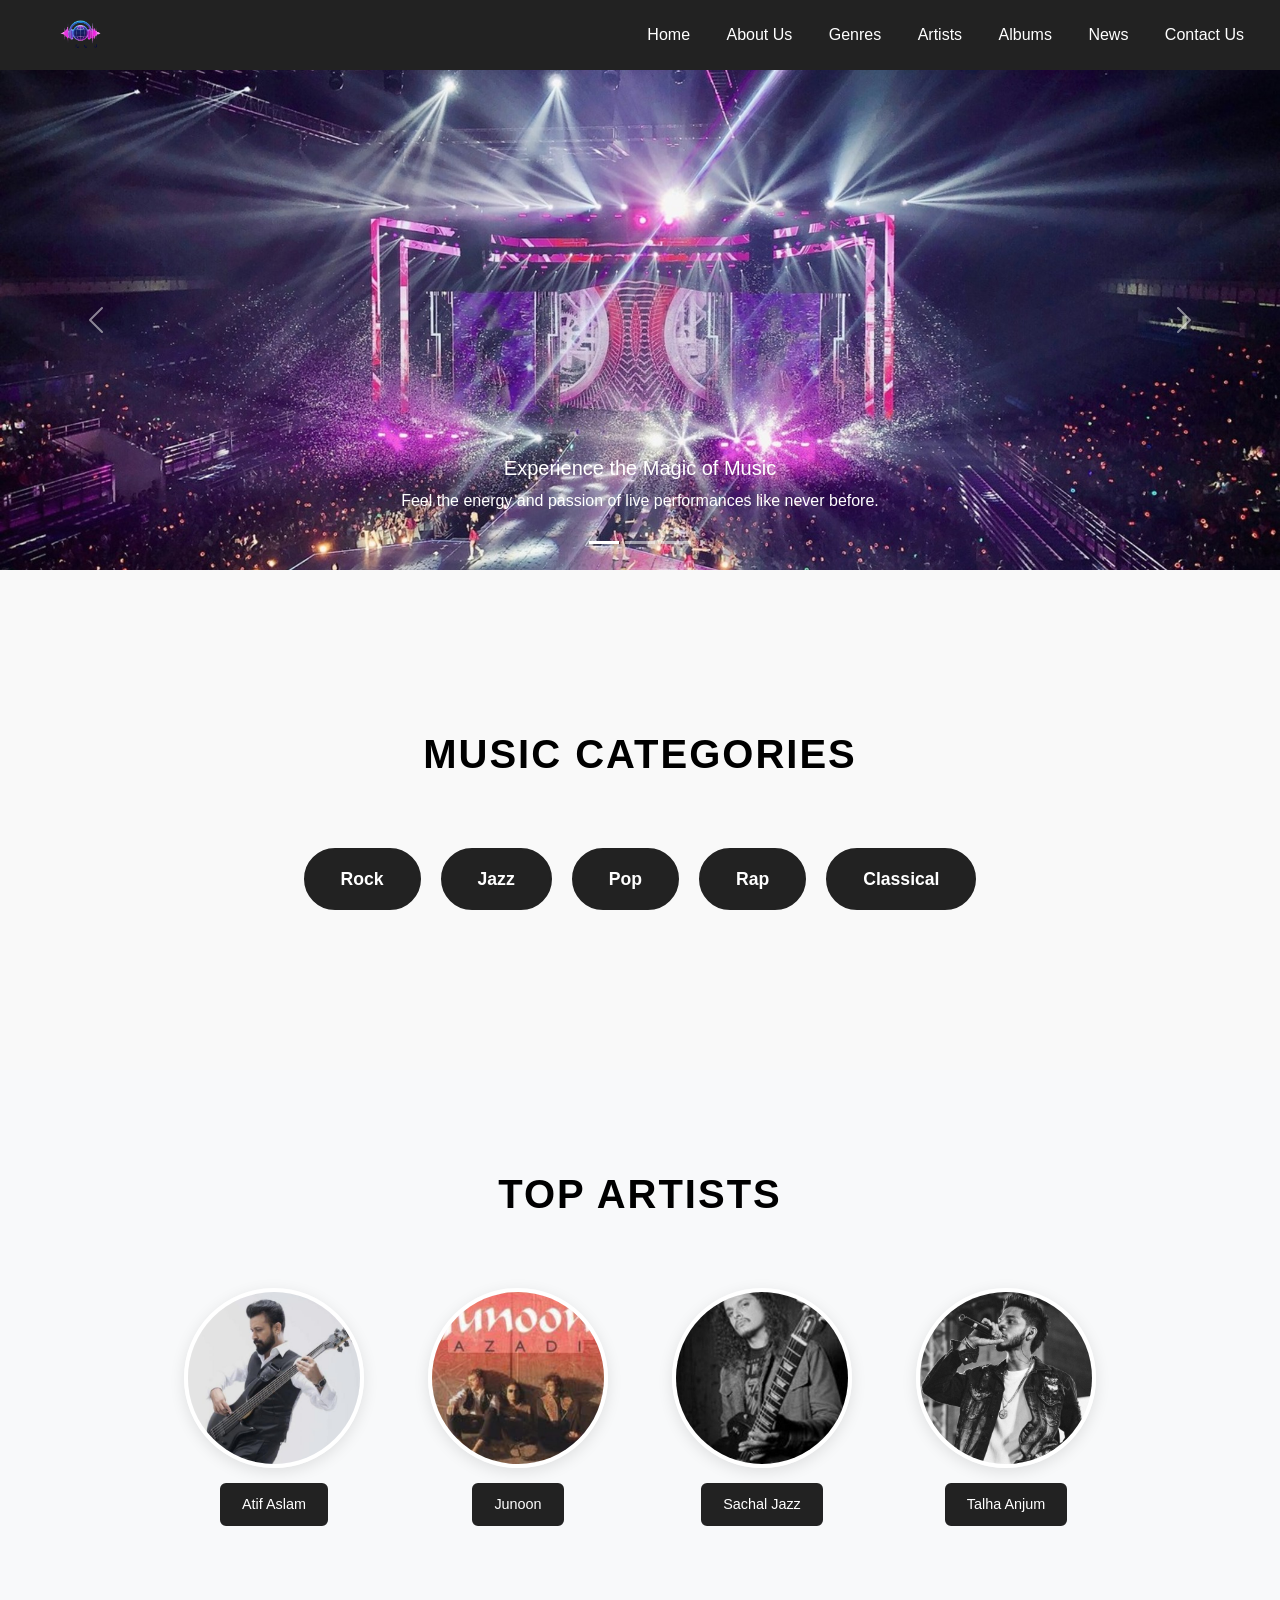
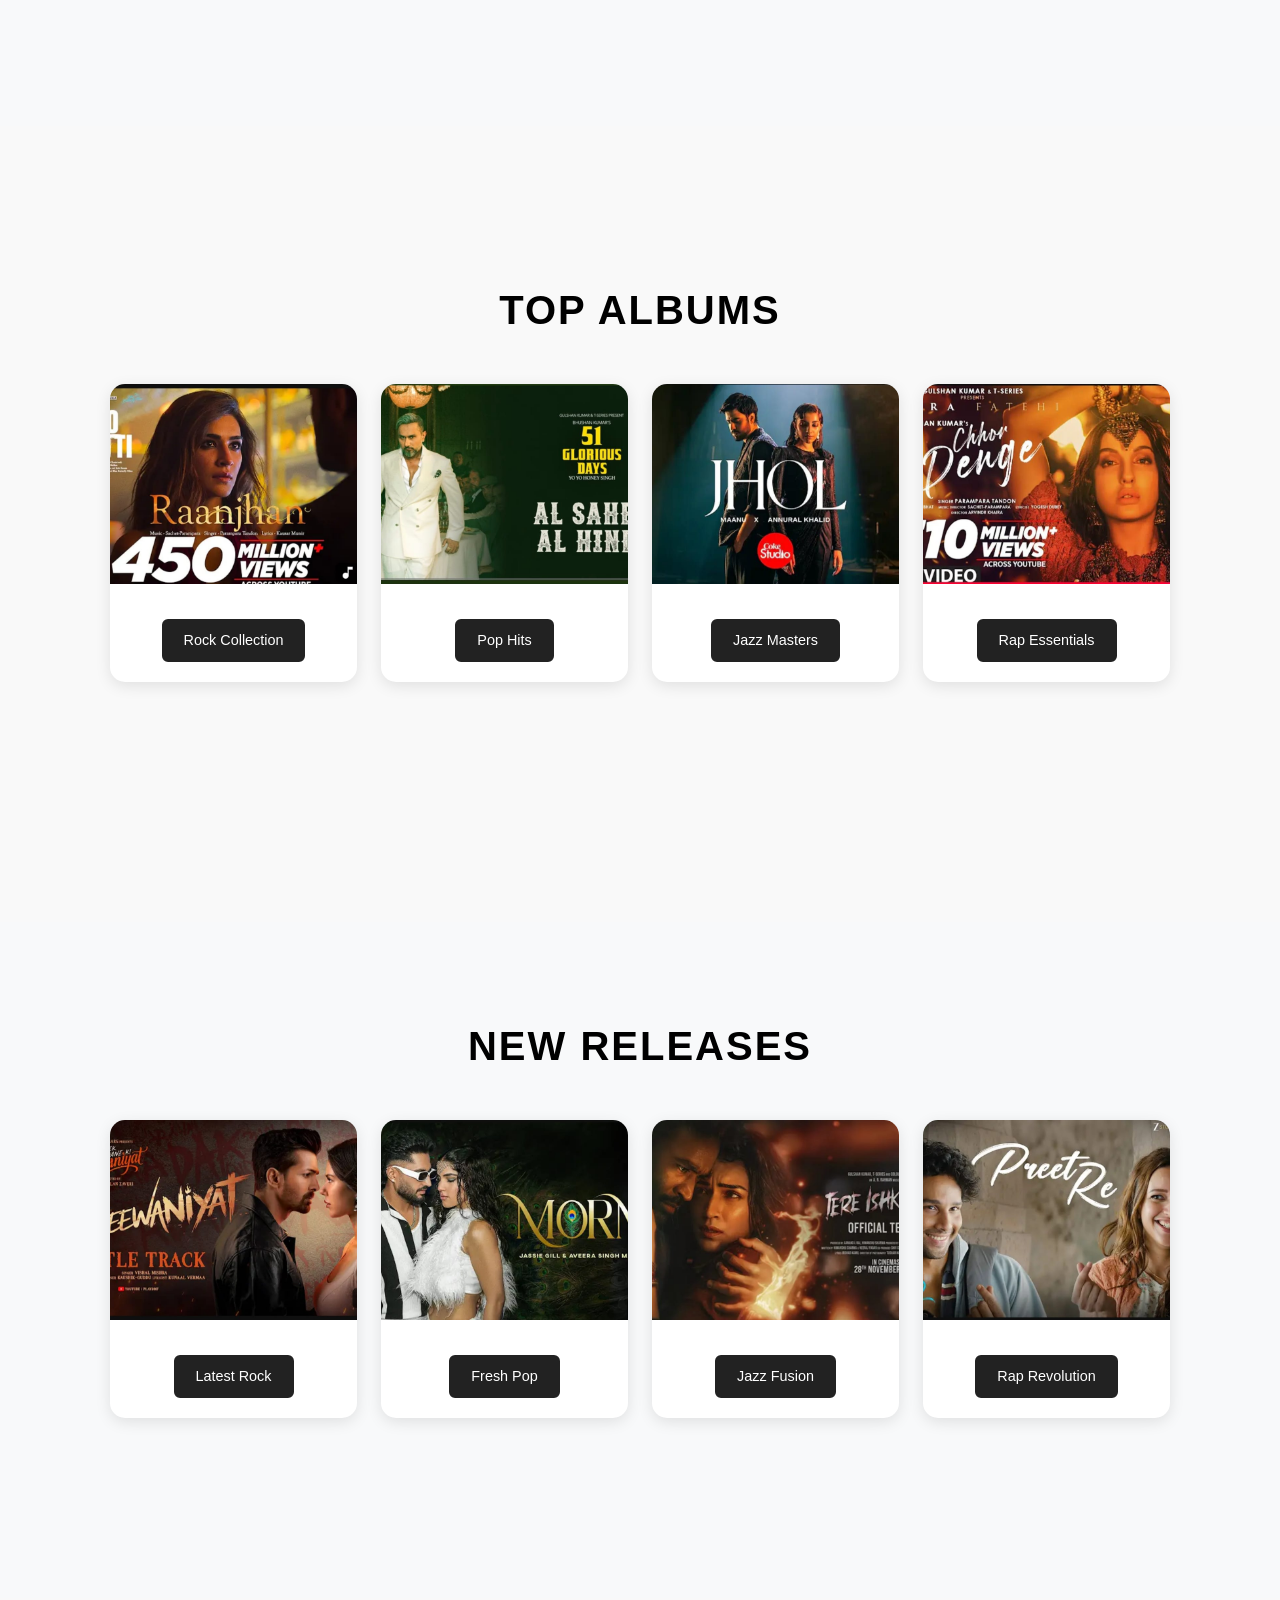
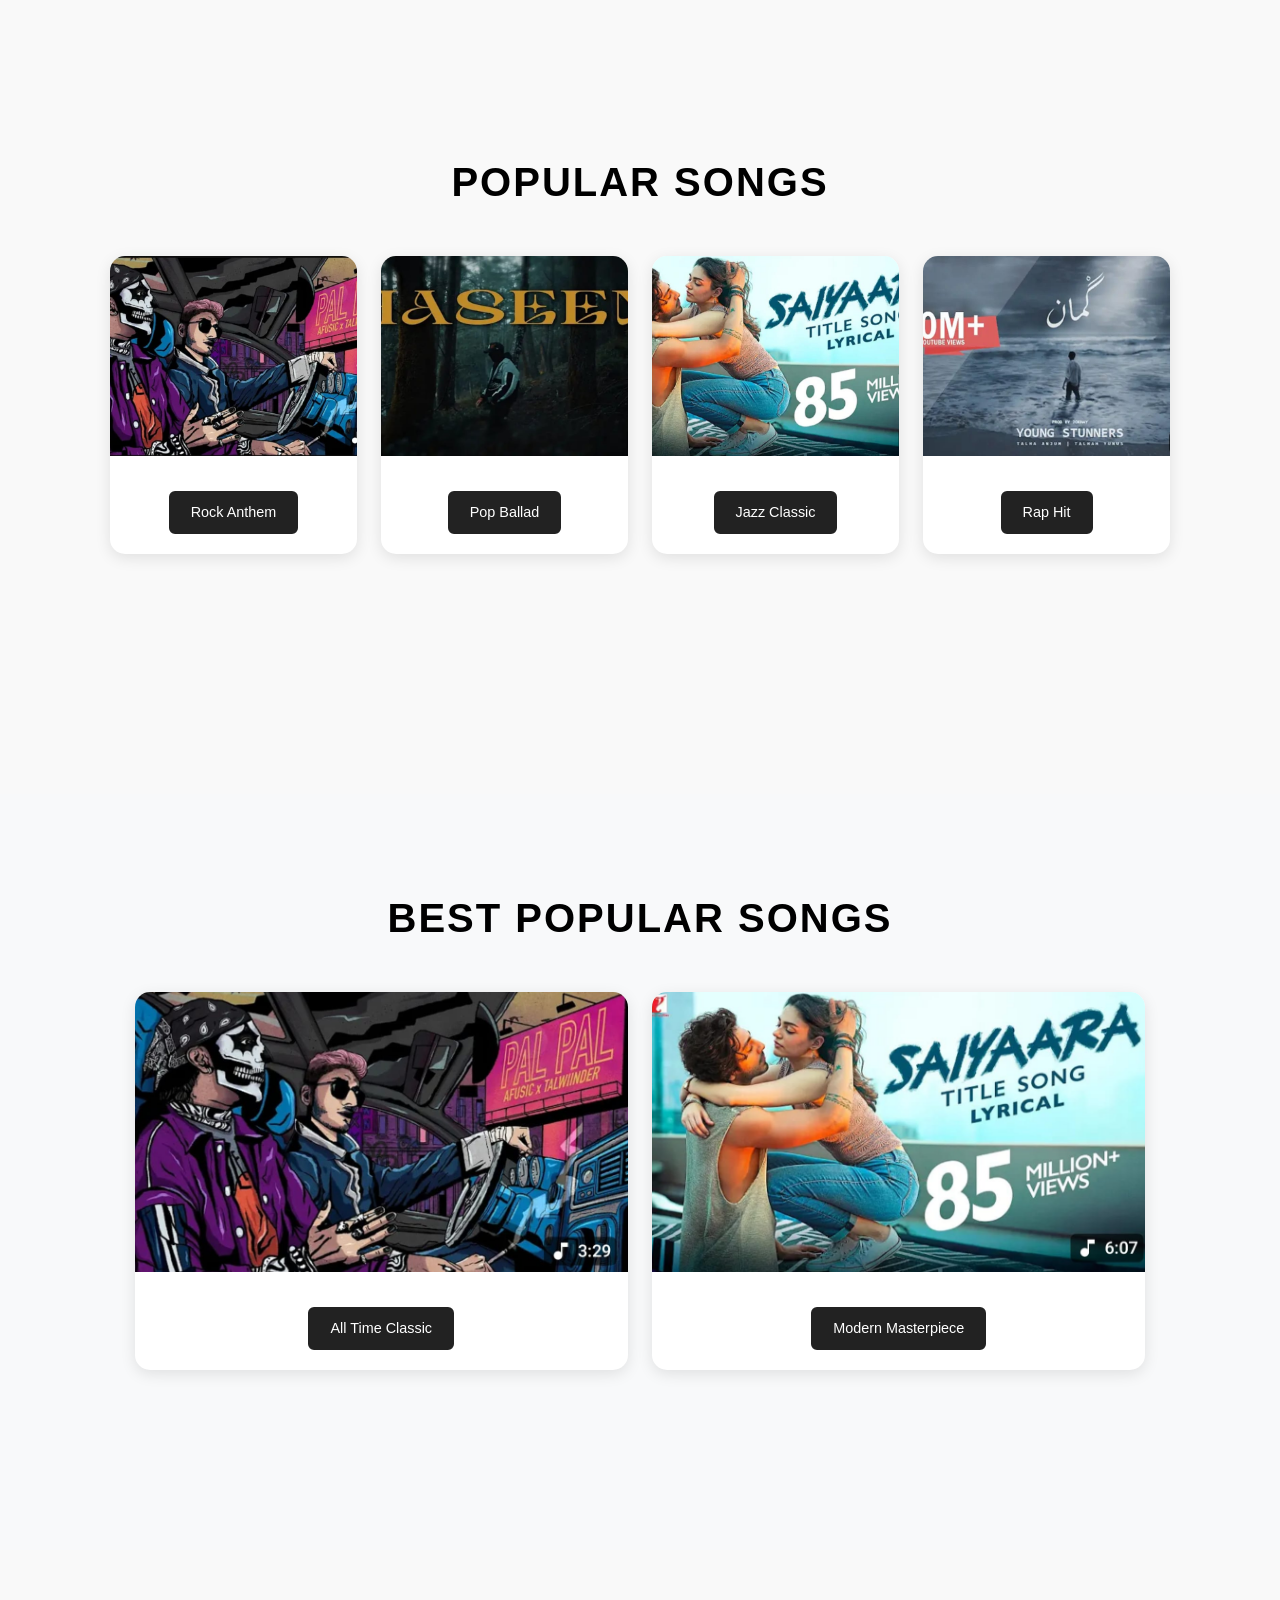
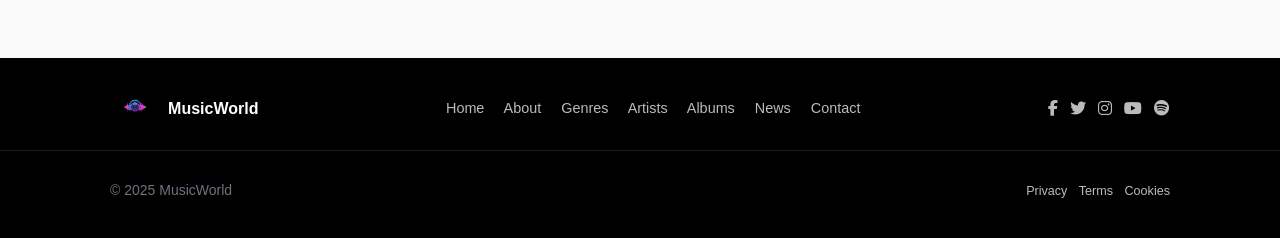
<file: index.html>
<!doctype html>
<html lang="en">
    <head>
        <title>MusicWorld - Home</title>
        <!-- Required meta tags -->
        <meta charset="utf-8" />
        <meta name="viewport" content="width=device-width, initial-scale=1, shrink-to-fit=no" />

        <link href="https://cdnjs.cloudflare.com/ajax/libs/font-awesome/6.5.1/css/all.min.css" rel="stylesheet">
       
        <!-- Bootstrap CSS v5.2.1 -->
        <link href="https://cdn.jsdelivr.net/npm/bootstrap@5.3.2/dist/css/bootstrap.min.css" rel="stylesheet" />
        <link rel="stylesheet" href="css/style.css">
    </head>
   
    <body>
        <div id="preloader">
  <div class="vinyl"></div>
  <div class="text">🎵 Music World</div>
</div>

<section id="content">
  <header>
      <div class="navbar">
          <div class="logo">
              <a href="index.html">
                  <img src="image/logo-Photoroom.png" alt="MusicWorld Logo">
              </a>
          </div>
          <div class="menu-toggle" id="mobile-menu">&#9776;</div>
          <div class="nav-links">
              <a href="index.html">Home</a>
              <a href="about.html">About Us</a>
              <a href="genres.html">Genres</a>
              <a href="artists.html">Artists</a>
              <a href="albums.html">Albums</a>
              <a href="news.html">News</a>
              <a href="contact.html">Contact Us</a>
          </div>
      </div> <!-- navbar div ختم -->
  </header>
  <!-- باقی main content یہاں آئے گا -->
</section>

        
        <main>
            <!-- Carousel Section -->
            <div id="carouselExampleCaptions" class="carousel slide" data-bs-ride="carousel">
                <div class="carousel-indicators">
                    <button type="button" data-bs-target="#carouselExampleCaptions" data-bs-slide-to="0" class="active"></button>
                    <button type="button" data-bs-target="#carouselExampleCaptions" data-bs-slide-to="1"></button>
                    <button type="button" data-bs-target="#carouselExampleCaptions" data-bs-slide-to="2"></button>
                </div>
                <div class="carousel-inner">
                    <div class="carousel-item active">
                        <img src="image/1 (1).jpg" class="d-block w-100" alt="First slide">
                        <div class="carousel-caption d-none d-md-block">
                            <h5>Experience the Magic of Music</h5>
                            <p>Feel the energy and passion of live performances like never before.</p>
                        </div>
                    </div>
                    <div class="carousel-item">
                        <img src="image/2.1.jpg" class="d-block w-100" alt="Second slide">
                        <div class="carousel-caption d-none d-md-block">
                            <h5>Discover Genres & Styles</h5>
                            <p>Explore classical, jazz, rock, and every beat that inspires you.</p>
                        </div>
                    </div>
                    <div class="carousel-item">
                        <img src="image/3.1.jpeg" class="d-block w-100" alt="Third slide">
                        <div class="carousel-caption d-none d-md-block">
                            <h5>Stay Tuned with MusicWorld</h5>
                            <p>Your one-stop hub for the latest trends and musical vibes.</p>
                        </div>
                    </div>
                </div>
                <button class="carousel-control-prev" type="button" data-bs-target="#carouselExampleCaptions" data-bs-slide="prev">
                    <span class="carousel-control-prev-icon"></span>
                </button>
                <button class="carousel-control-next" type="button" data-bs-target="#carouselExampleCaptions" data-bs-slide="next">
                    <span class="carousel-control-next-icon"></span>
                </button>
            </div>

            <!-- Home Page Content -->
            <div class="home-container">
                <!-- Music Categories -->
                <section class="home-section">
                    <div class="container text-center">
                      <h2 class="section-title">Music Categories</h2>
                        <div class="music-category">
                            <a href="genres.html">Rock</a>
                            <a href="genres.html">Jazz</a>
                            <a href="genres.html">Pop</a>
                            <a href="genres.html">Rap</a>
                            <a href="genres.html">Classical</a>
                        </div>
                    </div>
                </section>

                <!-- Top Artists -->
                <section class="home-section bg-light">
                    <div class="container text-center">
                        <h2 class="section-title">Top Artists</h2>
                        <div class="row g-4">
                            <div class="col-md-3 col-sm-6">
                                <div class="home-artist-card">
                                    <img src="image/artists 23.jpg" alt="Atif Aslam">
                                    <a href="artists.html" class="home-black-btn">Atif Aslam</a>
                                </div>
                            </div>
                            <div class="col-md-3 col-sm-6">
                                <div class="home-artist-card">
                                    <img src="image/artists 24.jpg" alt="Junoon">
                                    <a href="artists.html" class="home-black-btn">Junoon</a>
                                </div>
                            </div>
                            <div class="col-md-3 col-sm-6">
                                <div class="home-artist-card">
                                    <img src="image/artists 33.jpg" alt="Sachal Jazz">
                                    <a href="artists.html" class="home-black-btn">Sachal Jazz</a>
                                </div>
                            </div>
                            <div class="col-md-3 col-sm-6">
                                <div class="home-artist-card">
                                    <img src="image/artists 27.jpg" alt="Talha Anjum">
                                    <a href="artists.html" class="home-black-btn">Talha Anjum</a>
                                </div>
                            </div>
                        </div>
                    </div>
                </section>

                <!-- Top Albums -->
                <section class="home-section">
                    <div class="container text-center">
                        <h2 class="section-title">Top Albums</h2>
                        <div class="row g-4">
                            <div class="col-md-3 col-sm-6">
                                <div class="home-music-card">
                                    <img src="image/hassan 1.jpeg" alt="Album One">
                                    <div class="card-body">
                                        <a href="albums.html" class="home-black-btn">Rock Collection</a>
                                    </div>
                                </div>
                            </div>
                            <div class="col-md-3 col-sm-6">
                                <div class="home-music-card">
                                    <img src="image/hassan 2.jpg" alt="Album Two">
                                    <div class="card-body">
                                        <a href="albums.html" class="home-black-btn">Pop Hits</a>
                                    </div>
                                </div>
                            </div>
                            <div class="col-md-3 col-sm-6">
                                <div class="home-music-card">
                                    <img src="image/hassan 3.jpg" alt="Album Three">
                                    <div class="card-body">
                                        <a href="albums.html" class="home-black-btn">Jazz Masters</a>
                                    </div>
                                </div>
                            </div>
                            <div class="col-md-3 col-sm-6">
                                <div class="home-music-card">
                                    <img src="image/hassan 4.jpg" alt="Album Four">
                                    <div class="card-body">
                                        <a href="albums.html" class="home-black-btn">Rap Essentials</a>
                                    </div>
                                </div>
                            </div>
                        </div>
                    </div>
                </section>

                <!-- New Releases -->
                <section class="home-section bg-light">
                    <div class="container text-center">
                        <h2 class="section-title">New Releases</h2>
                        <div class="row g-4">
                            <div class="col-md-3 col-sm-6">
                                <div class="home-music-card">
                                    <img src="image/hassan 7.jpeg" alt="New Release 1">
                                    <div class="card-body">
                                        <a href="albums.html" class="home-black-btn">Latest Rock</a>
                                    </div>
                                </div>
                            </div>
                            <div class="col-md-3 col-sm-6">
                                <div class="home-music-card">
                                    <img src="image/hassan 8.jpeg" alt="New Release 2">
                                    <div class="card-body">
                                        <a href="albums.html" class="home-black-btn">Fresh Pop</a>
                                    </div>
                                </div>
                            </div>
                            <div class="col-md-3 col-sm-6">
                                <div class="home-music-card">
                                    <img src="image/hassan 9.jpeg" alt="New Release 3">
                                    <div class="card-body">
                                        <a href="albums.html" class="home-black-btn">Jazz Fusion</a>
                                    </div>
                                </div>
                            </div>
                            <div class="col-md-3 col-sm-6">
                                <div class="home-music-card">
                                    <img src="image/hassan 10.jpeg" alt="New Release 4">
                                    <div class="card-body">
                                        <a href="albums.html" class="home-black-btn">Rap Revolution</a>
                                    </div>
                                </div>
                            </div>
                        </div>
                    </div>
                </section>

                <!-- Popular Songs -->
                <section class="home-section">
                    <div class="container text-center">
                        <h2 class="section-title">Popular Songs</h2>
                        <div class="row g-4">
                            <div class="col-md-3 col-sm-6">
                                <div class="home-music-card">
                                    <img src="image/hassan 11.jpeg" alt="Song 1">
                                    <div class="card-body">
                                        <a href="albums.html" class="home-black-btn">Rock Anthem</a>
                                    </div>
                                </div>
                            </div>
                            <div class="col-md-3 col-sm-6">
                                <div class="home-music-card">
                                    <img src="image/hassan 12.jpeg" alt="Song 2">
                                    <div class="card-body">
                                        <a href="albums.html" class="home-black-btn">Pop Ballad</a>
                                    </div>
                                </div>
                            </div>
                            <div class="col-md-3 col-sm-6">
                                <div class="home-music-card">
                                    <img src="image/hassan 13.jpeg" alt="Song 3">
                                    <div class="card-body">
                                        <a href="albums.html" class="home-black-btn">Jazz Classic</a>
                                    </div>
                                </div>
                            </div>
                            <div class="col-md-3 col-sm-6">
                                <div class="home-music-card">
                                    <img src="image/hassan 14.jpeg" alt="Song 4">
                                    <div class="card-body">
                                        <a href="albums.html" class="home-black-btn">Rap Hit</a>
                                    </div>
                                </div>
                            </div>
                        </div>
                    </div>
                </section>

                <!-- Best Popular Songs -->
                <section class="home-section bg-light">
                    <div class="container text-center">
                        <h2 class="section-title">Best Popular Songs</h2>
                        <div class="row g-4">
                            <div class="col-md-6">
                                <div class="home-music-card home-big-card">
                                    <img src="image/hassan 11.jpeg" alt="Best Song 1">
                                    <div class="card-body">
                                        <a href="albums.html" class="home-black-btn">All Time Classic</a>
                                    </div>
                                </div>
                            </div>
                            <div class="col-md-6">
                                <div class="home-music-card home-big-card">
                                    <img src="image/hassan 13.jpeg" alt="Best Song 2">
                                    <div class="card-body">
                                        <a href="albums.html" class="home-black-btn">Modern Masterpiece</a>
                                    </div>
                                </div>
                            </div>
                        </div>
                    </div>
                </section>
            </div>
      </main>
        
        
         
   
   
   

    
    <footer class="bg-black text-white py-3 mt-5">
      <div class="container d-flex flex-column flex-md-row justify-content-between align-items-center">
        
        
        <div class="d-flex align-items-center mb-2 mb-md-0">
          <img src="image/logo-Photoroom.png" alt="MusicWorld Logo" height="28" class="me-2">
          <span class="fw-bold fs-6">MusicWorld</span>
        </div>

        <!-- Navigation Links -->
        <div class="mb-2 mb-md-0 text-center">
          <a href="index.html" class="footer-link me-3">Home</a>
          <a href="about.html" class="footer-link me-3">About</a>
          <a href="genres.html" class="footer-link me-3">Genres</a>
          <a href="artists.html" class="footer-link me-3">Artists</a>
          <a href="albums.html" class="footer-link me-3">Albums</a>
          <a href="news.html" class="footer-link me-3">News</a>
          <a href="contact.html" class="footer-link">Contact</a>
        </div>

        <!-- Social Icons -->
        <div>
          <a href="#" class="footer-icon me-2"><i class="fab fa-facebook-f"></i></a>
          <a href="#" class="footer-icon me-2"><i class="fab fa-twitter"></i></a>
          <a href="#" class="footer-icon me-2"><i class="fab fa-instagram"></i></a>
          <a href="#" class="footer-icon me-2"><i class="fab fa-youtube"></i></a>
          <a href="#" class="footer-icon"><i class="fab fa-spotify"></i></a>
        </div>
      </div>

      <hr class="text-secondary my-2">

      <!-- Bottom Line -->
      <div class="container d-flex flex-column flex-md-row justify-content-between align-items-center small text-secondary">
        <p class="mb-1 mb-md-0">© 2025 MusicWorld</p>
        <div>
          <a href="#" class="footer-link me-2">Privacy</a>
          <a href="#" class="footer-link me-2">Terms</a>
          <a href="#" class="footer-link">Cookies</a>
        </div>
      </div>
    </footer>
 
    <script>
  // When page fully loads
  window.addEventListener("load", function(){
    const preloader = document.getElementById("preloader");
    const content = document.getElementById("content");
    preloader.classList.add("fade-out");
    setTimeout(() => {
      preloader.style.display = "none";
      content.style.display = "block";
    }, 600);
  });
</script>
       <script>
  const mobileMenu = document.getElementById('mobile-menu');
  const navLinks = document.querySelector('.nav-links');

  mobileMenu.addEventListener('click', () => {
    navLinks.classList.toggle('active');
  });
</script>

       
        <!-- Bootstrap JavaScript Libraries -->
        <script src="https://cdn.jsdelivr.net/npm/@popperjs/core@2.11.8/dist/umd/popper.min.js"></script>
        <script src="https://cdn.jsdelivr.net/npm/bootstrap@5.3.2/dist/js/bootstrap.min.js"></script>
    </body>
</html>
</file>
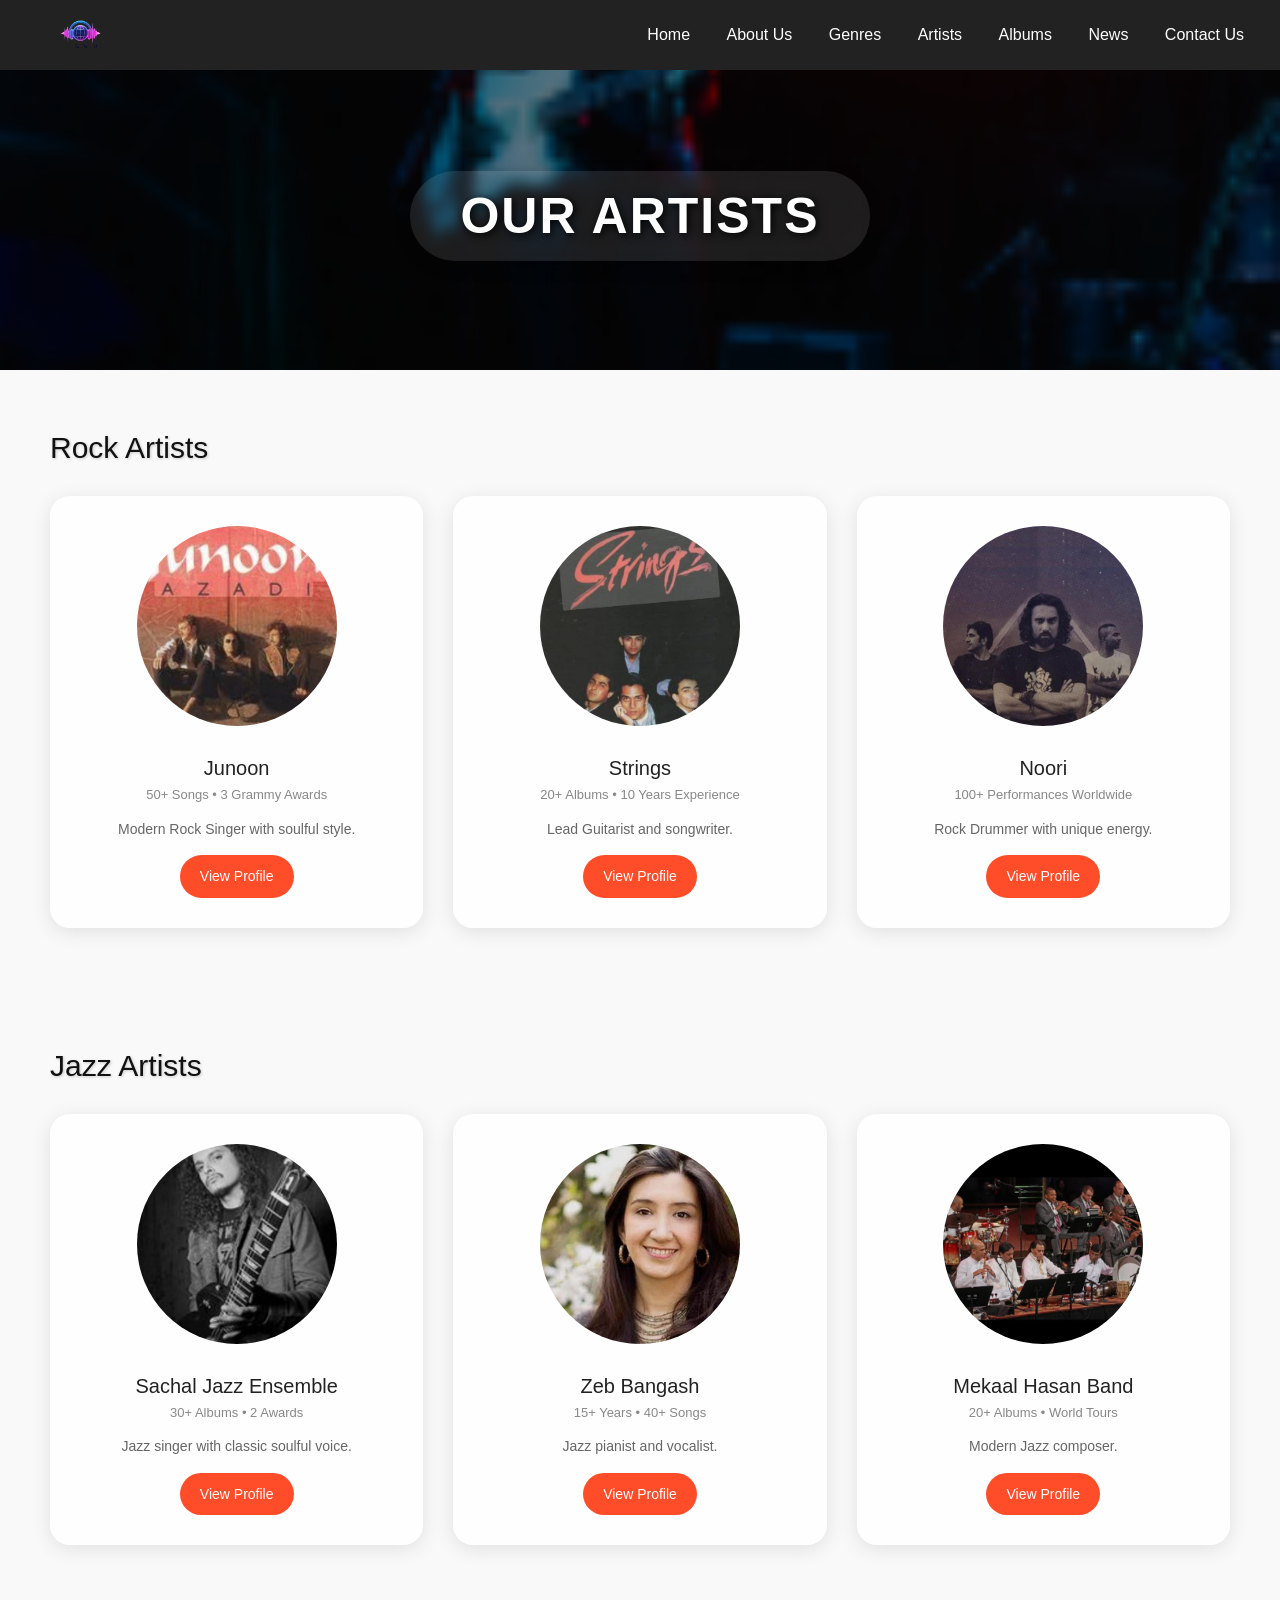
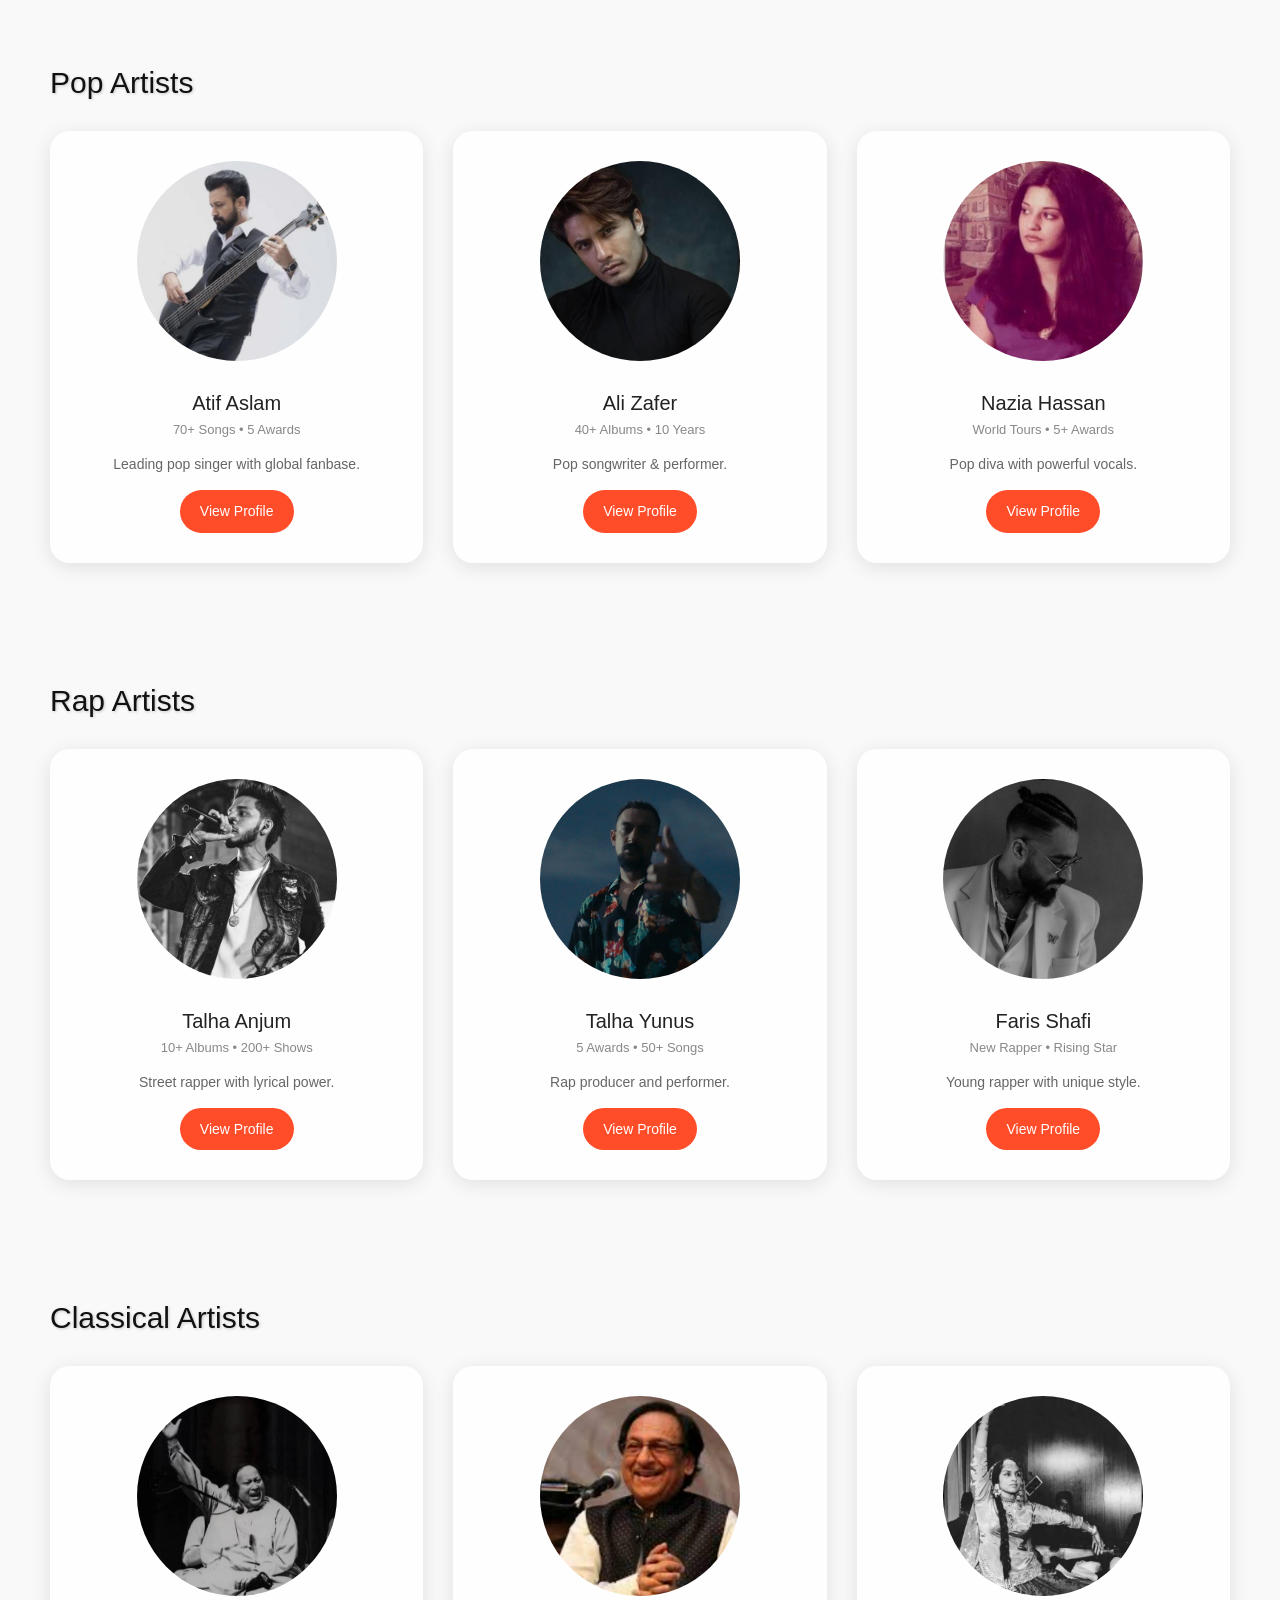
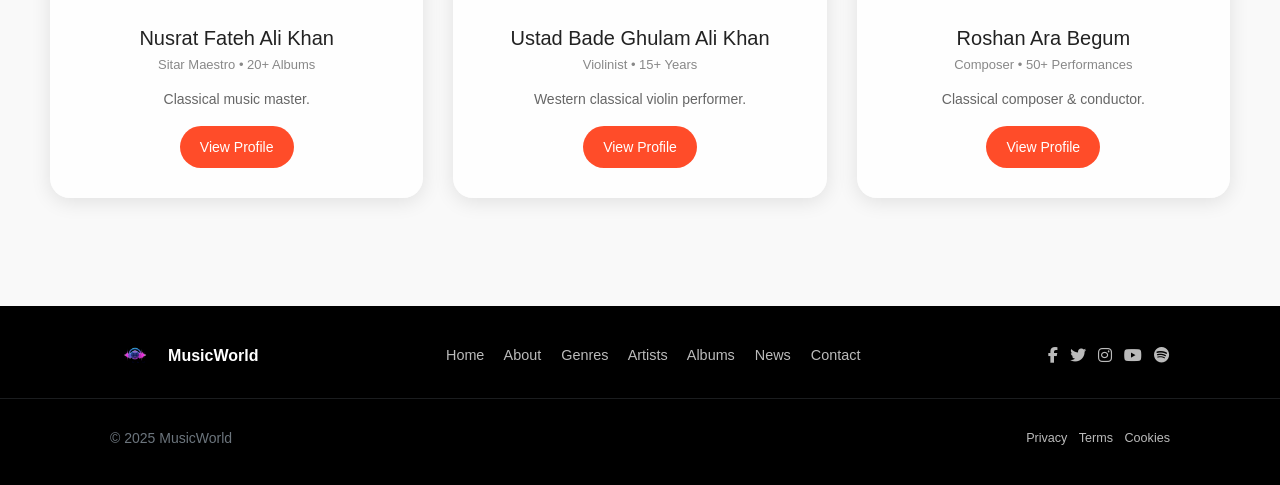
<file: artists.html>
<!doctype html>
<html lang="en">
<head>
    <title>Artists - MusicWorld</title>
    <meta charset="utf-8" />
    <meta name="viewport" content="width=device-width, initial-scale=1, shrink-to-fit=no"/>
     <link href="https://cdnjs.cloudflare.com/ajax/libs/font-awesome/6.5.1/css/all.min.css" rel="stylesheet">
    <link href="https://cdn.jsdelivr.net/npm/bootstrap@5.3.2/dist/css/bootstrap.min.css" rel="stylesheet"/>
    <link rel="stylesheet" href="css/style.css">
</head>
<body>
  

<header>
    <div class="navbar">
        <div class="logo">
            <a href="index.html">
                <img src="image/logo-Photoroom.png" alt="MusicWorld Logo">
            </a>
        </div>
         <div class="menu-toggle" id="mobile-menu">
            &#9776;
        </div>

        <div class="nav-links">
        <a href="index.html">Home</a>
        <a href="about.html">About Us</a>
        <a href="genres.html">Genres</a>
        <a href="artists.html">Artists</a>
        <a href="albums.html">Albums</a>
        <a href="news.html">News</a>
        <a href="contact.html">Contact Us</a>
    </div>
</header>

<main>
    <section class="hero artists-hero">
        <img src="image/music.png.png" alt="">
        <h1>Our Artists</h1>
    </section>

    <!-- Rock Artists -->
    <section class="section">
        <h2>Rock Artists</h2>
        <div class="artist-grid">
            <div class="artist-card">
                <img src="image/artists 24.jpg" alt="David Gilmour">
                <h3>Junoon</h3>
                <div class="details">50+ Songs • 3 Grammy Awards</div>
                <p>Modern Rock Singer with soulful style.</p>
                <a href="albums.html#rock"><button>View Profile</button></a>
            </div>
            <div class="artist-card">
                <img src="image/artists 25.jpg" alt="Jimmy Page">
                <h3>Strings</h3>
                <div class="details">20+ Albums • 10 Years Experience</div>
                <p>Lead Guitarist and songwriter.</p>
                <a href="albums.html#rock"><button>View Profile</button></a>
            </div>
            <div class="artist-card">
                <img src="image/artists 26.jpg" alt="Freddie Mercury">
                <h3>Noori</h3>
                <div class="details">100+ Performances Worldwide</div>
                <p>Rock Drummer with unique energy.</p>
                <a href="albums.html#rock"><button>View Profile</button></a>
            </div>
        </div>
    </section>

    <!-- Jazz Artists -->
    <section class="section">
        <h2>Jazz Artists</h2>
        <div class="artist-grid">
            <div class="artist-card">
                <img src="image/artists 33.jpg" alt="Miles Davis">
                <h3>Sachal Jazz Ensemble</h3>
                <div class="details">30+ Albums • 2 Awards</div>
                <p>Jazz singer with classic soulful voice.</p>
                <a href="albums.html#jazz"><button>View Profile</button></a>
            </div>
            <div class="artist-card">
                <img src="image/artists 34.jpg" alt="John Coltrane">
                <h3>Zeb Bangash</h3>
                <div class="details">15+ Years • 40+ Songs</div>
                <p>Jazz pianist and vocalist.</p>
                <a href="albums.html#jazz"><button>View Profile</button></a>
            </div>
            <div class="artist-card">
                <img src="image/artists 35.jpg" alt="Ella Fitzgerald">
                <h3>Mekaal Hasan Band</h3>
                <div class="details">20+ Albums • World Tours</div>
                <p>Modern Jazz composer.</p>
                <a href="albums.html#jazz"><button>View Profile</button></a>
            </div>
        </div>
    </section>

    <!-- Pop Artists -->
    <section class="section">
        <h2>Pop Artists</h2>
        <div class="artist-grid">
            <div class="artist-card">
                <img src="image/artists 23.jpg" alt="Michael Jackson">
                <h3>Atif Aslam</h3>
                <div class="details">70+ Songs • 5 Awards</div>
                <p>Leading pop singer with global fanbase.</p>
                <a href="albums.html#pop"><button>View Profile</button></a>
            </div>
            <div class="artist-card">
                <img src="image/artists 22.jpg" alt="Madonna">
                <h3>Ali Zafer</h3>
                <div class="details">40+ Albums • 10 Years</div>
                <p>Pop songwriter & performer.</p>
                <a href="albums.html#pop"><button>View Profile</button></a>
            </div>
            <div class="artist-card">
                <img src="image/artists 21.jpg" alt="Taylor Swift">
                <h3>Nazia Hassan</h3>
                <div class="details">World Tours • 5+ Awards</div>
                <p>Pop diva with powerful vocals.</p>
                <a href="albums.html#pop"><button>View Profile</button></a>
            </div>
        </div>
    </section>

    <!-- Rap Artists -->
    <section class="section">
        <h2>Rap Artists</h2>
        <div class="artist-grid">
            <div class="artist-card">
                <img src="image/artists 27.jpg" alt="Eminem">
                <h3>Talha Anjum</h3>
                <div class="details">10+ Albums • 200+ Shows</div>
                <p>Street rapper with lyrical power.</p>
                <a href="albums.html#rap"><button>View Profile</button></a>
            </div>
            <div class="artist-card">
                <img src="image/artists 28.jpg" alt="Kendrick Lamar">
                <h3>Talha Yunus</h3>
                <div class="details">5 Awards • 50+ Songs</div>
                <p>Rap producer and performer.</p>
                <a href="albums.html#rap"><button>View Profile</button></a>
            </div>
            <div class="artist-card">
                <img src="image/artists 29.jpg" alt="Nicki Minaj">
                <h3>Faris Shafi</h3>
                <div class="details">New Rapper • Rising Star</div>
                <p>Young rapper with unique style.</p>
                <a href="albums.html#rap"><button>View Profile</button></a>
            </div>
        </div>
    </section>

    <!-- Classical Artists -->
    <section class="section">
        <h2>Classical Artists</h2>
        <div class="artist-grid">
            <div class="artist-card">
                <img src="image/artists 30.jpg" alt="Beethoven">
                <h3>Nusrat Fateh Ali Khan</h3>
                <div class="details">Sitar Maestro • 20+ Albums</div>
                <p>Classical music master.</p>
                <a href="albums.html#classical"><button>View Profile</button></a>
            </div>
            <div class="artist-card">
                <img src="image/artists31.JPG" alt="Mozart">
                <h3>Ustad Bade Ghulam Ali Khan</h3>
                <div class="details">Violinist • 15+ Years</div>
                <p>Western classical violin performer.</p>
                <a href="albums.html#classical"><button>View Profile</button></a>
            </div>
            <div class="artist-card">
                <img src="image/artists 32.jpg" alt="Bach">
                <h3>Roshan Ara Begum</h3>
                <div class="details">Composer • 50+ Performances</div>
                <p>Classical composer & conductor.</p>
                <a href="albums.html#classical"><button>View Profile</button></a>
            </div>
        </div>
    </section>
</main>

<script>
    const cards = document.querySelectorAll('.artist-card');
    const revealCards = () => {
        const trigger = window.innerHeight * 0.9;
        cards.forEach(card => {
            const cardTop = card.getBoundingClientRect().top;
            if (cardTop < trigger) {
                card.classList.add('show');
            }
        });
    };
    window.addEventListener('scroll', revealCards);
    revealCards();
</script>
     
    <footer class="bg-black text-white py-3 mt-5">
      <div class="container d-flex flex-column flex-md-row justify-content-between align-items-center">
        
        
        <div class="d-flex align-items-center mb-2 mb-md-0">
          <img src="image/logo-Photoroom.png" alt="MusicWorld Logo" height="28" class="me-2">
          <span class="fw-bold fs-6">MusicWorld</span>
        </div>

        <!-- Navigation Links -->
        <div class="mb-2 mb-md-0 text-center">
          <a href="index.html" class="footer-link me-3">Home</a>
          <a href="about.html" class="footer-link me-3">About</a>
          <a href="genres.html" class="footer-link me-3">Genres</a>
          <a href="artists.html" class="footer-link me-3">Artists</a>
          <a href="albums.html" class="footer-link me-3">Albums</a>
          <a href="news.html" class="footer-link me-3">News</a>
          <a href="contact.html" class="footer-link">Contact</a>
        </div>

        <!-- Social Icons -->
        <div>
          <a href="#" class="footer-icon me-2"><i class="fab fa-facebook-f"></i></a>
          <a href="#" class="footer-icon me-2"><i class="fab fa-twitter"></i></a>
          <a href="#" class="footer-icon me-2"><i class="fab fa-instagram"></i></a>
          <a href="#" class="footer-icon me-2"><i class="fab fa-youtube"></i></a>
          <a href="#" class="footer-icon"><i class="fab fa-spotify"></i></a>
        </div>
      </div>

      <hr class="text-secondary my-2">

      <!-- Bottom Line -->
      <div class="container d-flex flex-column flex-md-row justify-content-between align-items-center small text-secondary">
        <p class="mb-1 mb-md-0">© 2025 MusicWorld</p>
        <div>
          <a href="#" class="footer-link me-2">Privacy</a>
          <a href="#" class="footer-link me-2">Terms</a>
          <a href="#" class="footer-link">Cookies</a>
        </div>
      </div>
    </footer>
 
       <script>
  const mobileMenu = document.getElementById('mobile-menu');
  const navLinks = document.querySelector('.nav-links');

  mobileMenu.addEventListener('click', () => {
    navLinks.classList.toggle('active');
  });
</script>
         
           <script src="https://cdn.jsdelivr.net/npm/bootstrap@5.3.2/dist/js/bootstrap.min.js"
            integrity="sha384-BBtl+eGJRgqQAUMxJ7pMwbEyER4l1g+O15P+16Ep7Q9Q+zqX6gSbd85u4mG4QzX+"
            crossorigin="anonymous"
        ></script>
</body>
</html>
</file>
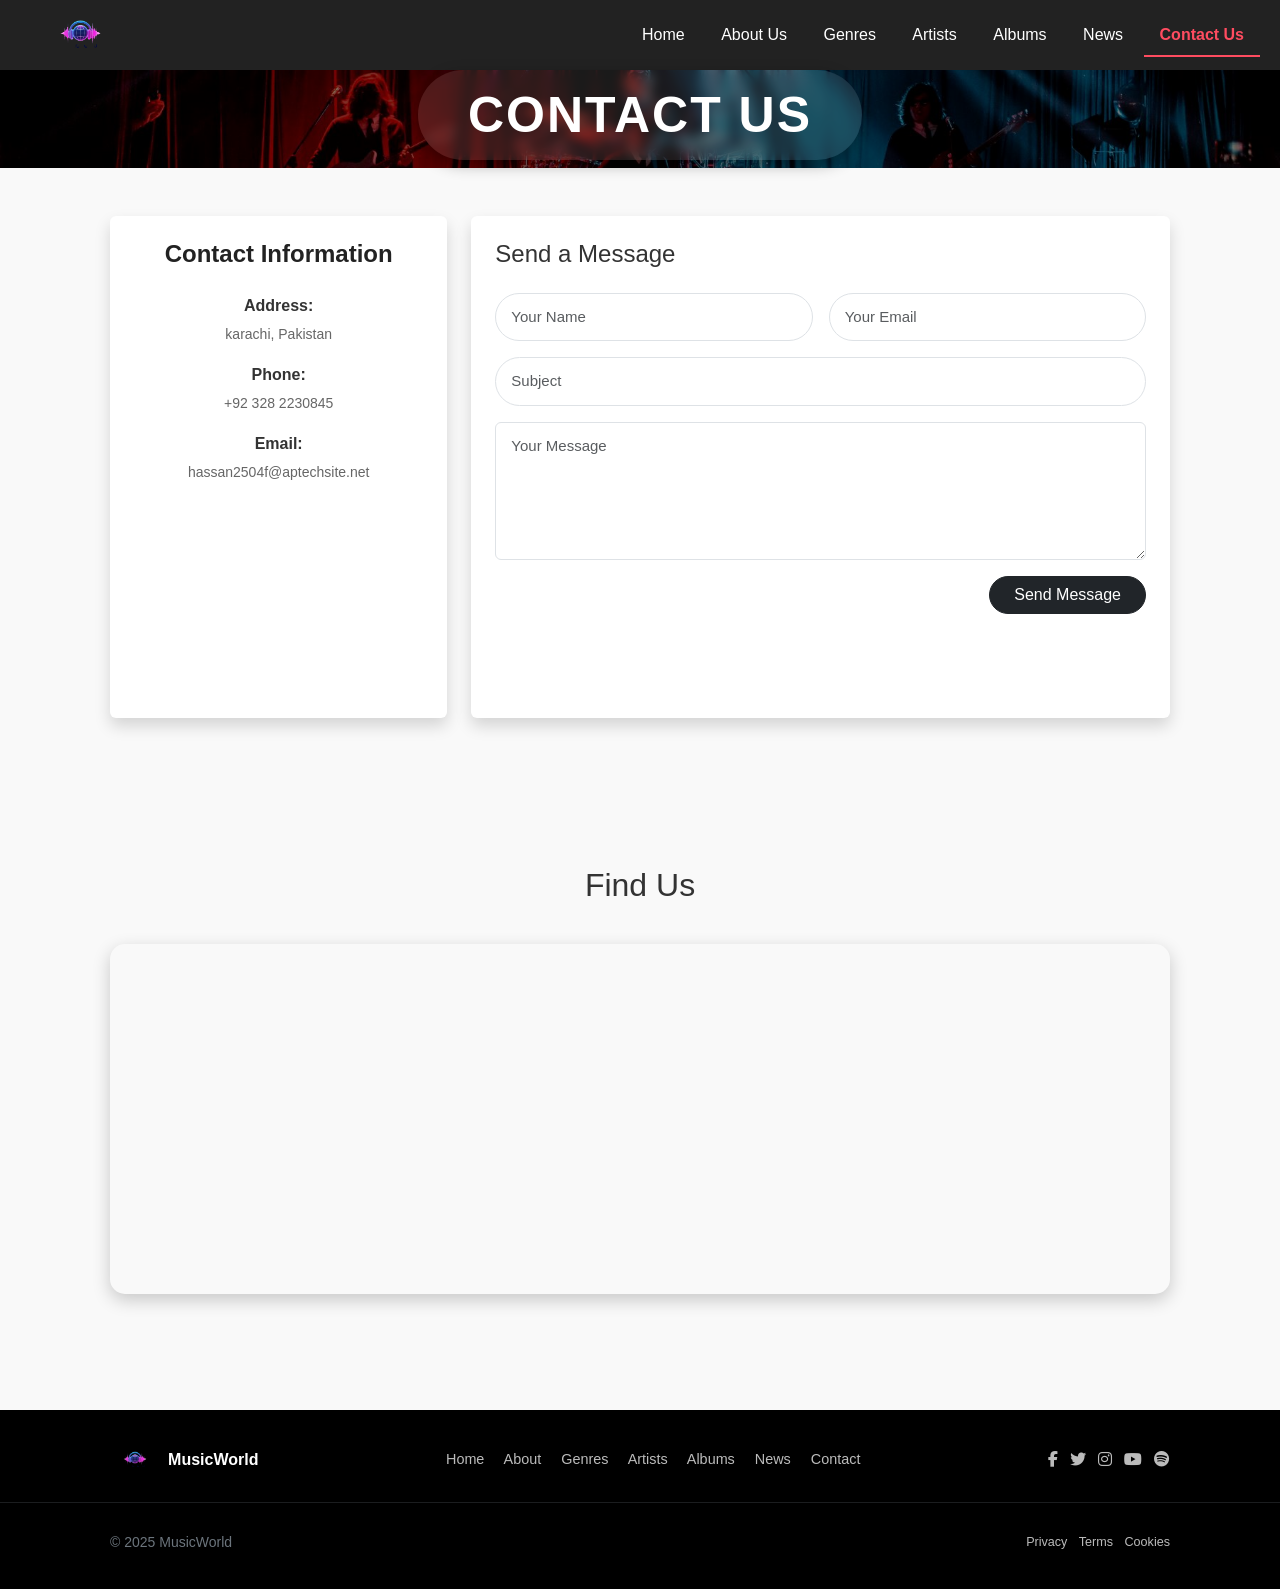
<file: contact.html>
<!doctype html>
<html lang="en">
  <head>
    <title>Contact Us - MusicWorld</title>
    <meta charset="utf-8" />
    <meta name="viewport" content="width=device-width, initial-scale=1, shrink-to-fit=no" />

    <link href="https://cdnjs.cloudflare.com/ajax/libs/font-awesome/6.5.1/css/all.min.css" rel="stylesheet">
    <!-- Bootstrap CSS (for grid, forms, etc.) -->
    <link href="https://cdn.jsdelivr.net/npm/bootstrap@5.3.2/dist/css/bootstrap.min.css" rel="stylesheet">
    <link rel="stylesheet" href="css/style.css">
  </head>
<body>
   
<!-- Navbar (same as Home page) -->
    <header>
      <div class="navbar">
        <div class="logo">
          <a href="index.html">
            <img src="image/logo-Photoroom.png" alt="MusicWorld Logo">
          </a>
        </div>
         <div class="menu-toggle" id="mobile-menu">
            &#9776;
        </div>

        <div class="nav-links">
        <a href="index.html">Home</a>
        <a href="about.html">About Us</a>
        <a href="genres.html">Genres</a>
        <a href="artists.html">Artists</a>
        <a href="albums.html">Albums</a>
        <a href="news.html">News</a>
        <a href="contact.html" class="active">Contact Us</a>
      </div>
    </header>

    <!-- Hero Section -->
    <section class="hero d-flex align-items-center justify-content-center text-white"
             style="background:url('image/\(7\).jpg') center/cover no-repeat; height:250px;">
      <h1>Contact Us</h1>
    </section>
<!-- Contact Info & Email Section -->
<div class="container py-5">
  <div class="row g-4">
    <!-- Contact Info -->
    <div class="col-lg-4">
      <div class="contact-info text-center shadow p-4 rounded bg-white h-100">
        <h4 class="mb-4">Contact Information</h4>
        <div class="mb-3">
          <strong>Address:</strong>
          <p>karachi, Pakistan</p>
        </div>
        <div class="mb-3">
          <strong>Phone:</strong>
          <p>+92 328  2230845</p>
        </div>
        <div>
          <strong>Email:</strong>
          <p>hassan2504f@aptechsite.net</p>
        </div>
      </div>
    </div>

    <!-- Contact Form -->
    <div class="col-lg-8">
      <div class="shadow p-4 rounded bg-white">
        <h4 class="mb-4">Send a Message</h4>
        <form>
          <div class="row g-3">
            <div class="col-md-6">
              <input type="text" class="form-control rounded-pill" placeholder="Your Name" required>
            </div>
            <div class="col-md-6">
              <input type="email" class="form-control rounded-pill" placeholder="Your Email" required>
            </div>
            <div class="col-12">
              <input type="text" class="form-control rounded-pill" placeholder="Subject" required>
            </div>
            <div class="col-12">
              <textarea class="form-control rounded" rows="5" placeholder="Your Message" required></textarea>
            </div>
            <div class="col-12 text-end">
              <button type="submit" class="btn btn-dark px-4 rounded-pill">Send Message</button>
            </div>
          </div>
        </form>
      </div>
    </div>
  </div>
</div>

    
    </main>

    <!-- Map Section -->
    <section>
      <div class="container mb-5">
        <h2 class="text-center mb-4">Find Us</h2>
        <iframe
          src="https://www.google.com/maps/embed?pb=!1m18!1m12!1m3!1d3153.125857745897!2d-122.41941548468171!3d37.77492977975961!2m3!1f0!2f0!3f0!3m2!1i1024!2i768!4f13.1!3m3!1m2!1s0x8085809c2f0a5dfd%3A0x57e6f2e28c8e32c9!2sSan%20Francisco!5e0!3m2!1sen!2sus!4v1707050169731!5m2!1sen!2sus"
          width="100%" height="350" style="border:0;" allowfullscreen="" loading="lazy">
        </iframe>
      </div>
    </section>

    
    <footer class="bg-black text-white py-3 mt-5">
      <div class="container d-flex flex-column flex-md-row justify-content-between align-items-center">
        
        
        <div class="d-flex align-items-center mb-2 mb-md-0">
          <img src="image/logo-Photoroom.png" alt="MusicWorld Logo" height="28" class="me-2">
          <span class="fw-bold fs-6">MusicWorld</span>
        </div>

        <!-- Navigation Links -->
        <div class="mb-2 mb-md-0 text-center">
          <a href="index.html" class="footer-link me-3">Home</a>
          <a href="about.html" class="footer-link me-3">About</a>
          <a href="genres.html" class="footer-link me-3">Genres</a>
          <a href="artists.html" class="footer-link me-3">Artists</a>
          <a href="albums.html" class="footer-link me-3">Albums</a>
          <a href="news.html" class="footer-link me-3">News</a>
          <a href="contact.html" class="footer-link">Contact</a>
        </div>

        <!-- Social Icons -->
        <div>
          <a href="#" class="footer-icon me-2"><i class="fab fa-facebook-f"></i></a>
          <a href="#" class="footer-icon me-2"><i class="fab fa-twitter"></i></a>
          <a href="#" class="footer-icon me-2"><i class="fab fa-instagram"></i></a>
          <a href="#" class="footer-icon me-2"><i class="fab fa-youtube"></i></a>
          <a href="#" class="footer-icon"><i class="fab fa-spotify"></i></a>
        </div>
      </div>

      <hr class="text-secondary my-2">

      <!-- Bottom Line -->
      <div class="container d-flex flex-column flex-md-row justify-content-between align-items-center small text-secondary">
        <p class="mb-1 mb-md-0">© 2025 MusicWorld</p>
        <div>
          <a href="#" class="footer-link me-2">Privacy</a>
          <a href="#" class="footer-link me-2">Terms</a>
          <a href="#" class="footer-link">Cookies</a>
        </div>
      </div>
    </footer>
 
      <script>
  const mobileMenu = document.getElementById('mobile-menu');
  const navLinks = document.querySelector('.nav-links');

  mobileMenu.addEventListener('click', () => {
    navLinks.classList.toggle('active');
  });
</script>

    <!-- Bootstrap JS -->
    <script src="https://cdn.jsdelivr.net/npm/bootstrap@5.3.2/dist/js/bootstrap.bundle.min.js"></script>
  </body>
</html>
</file>
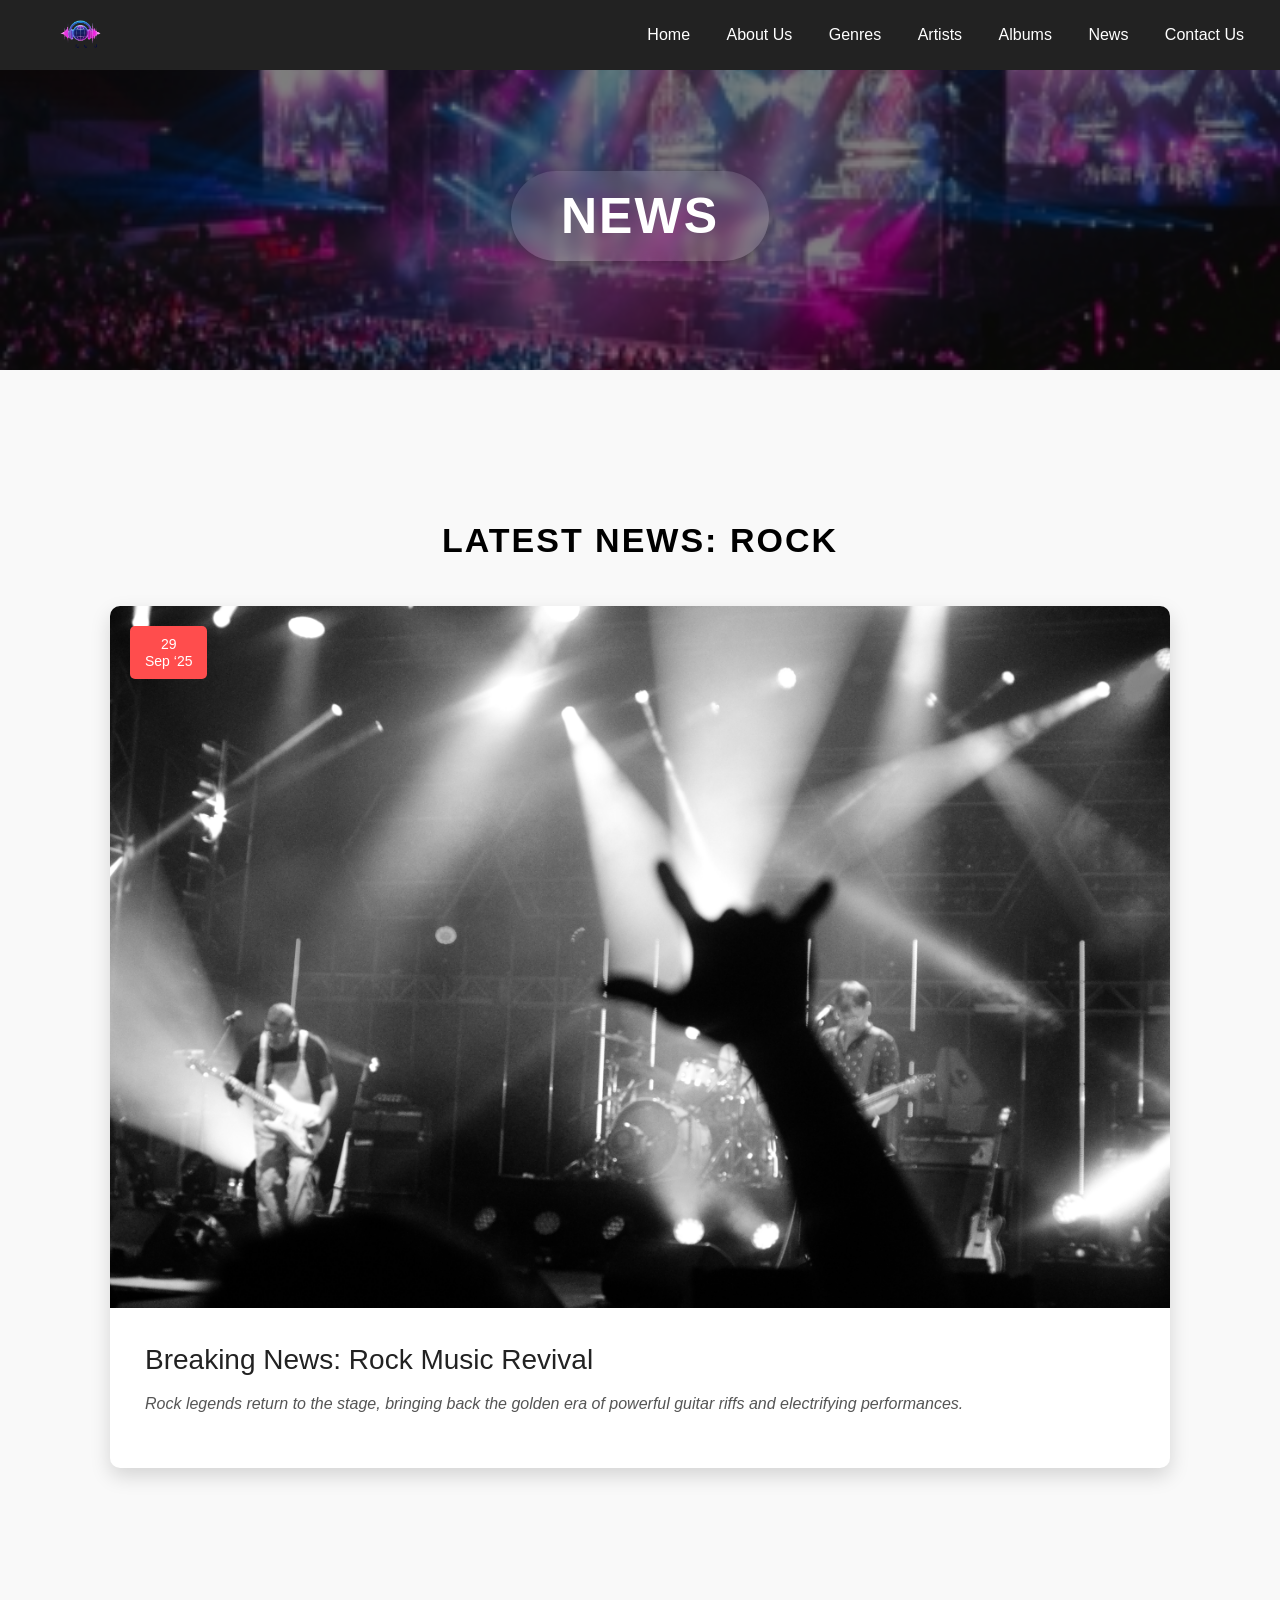
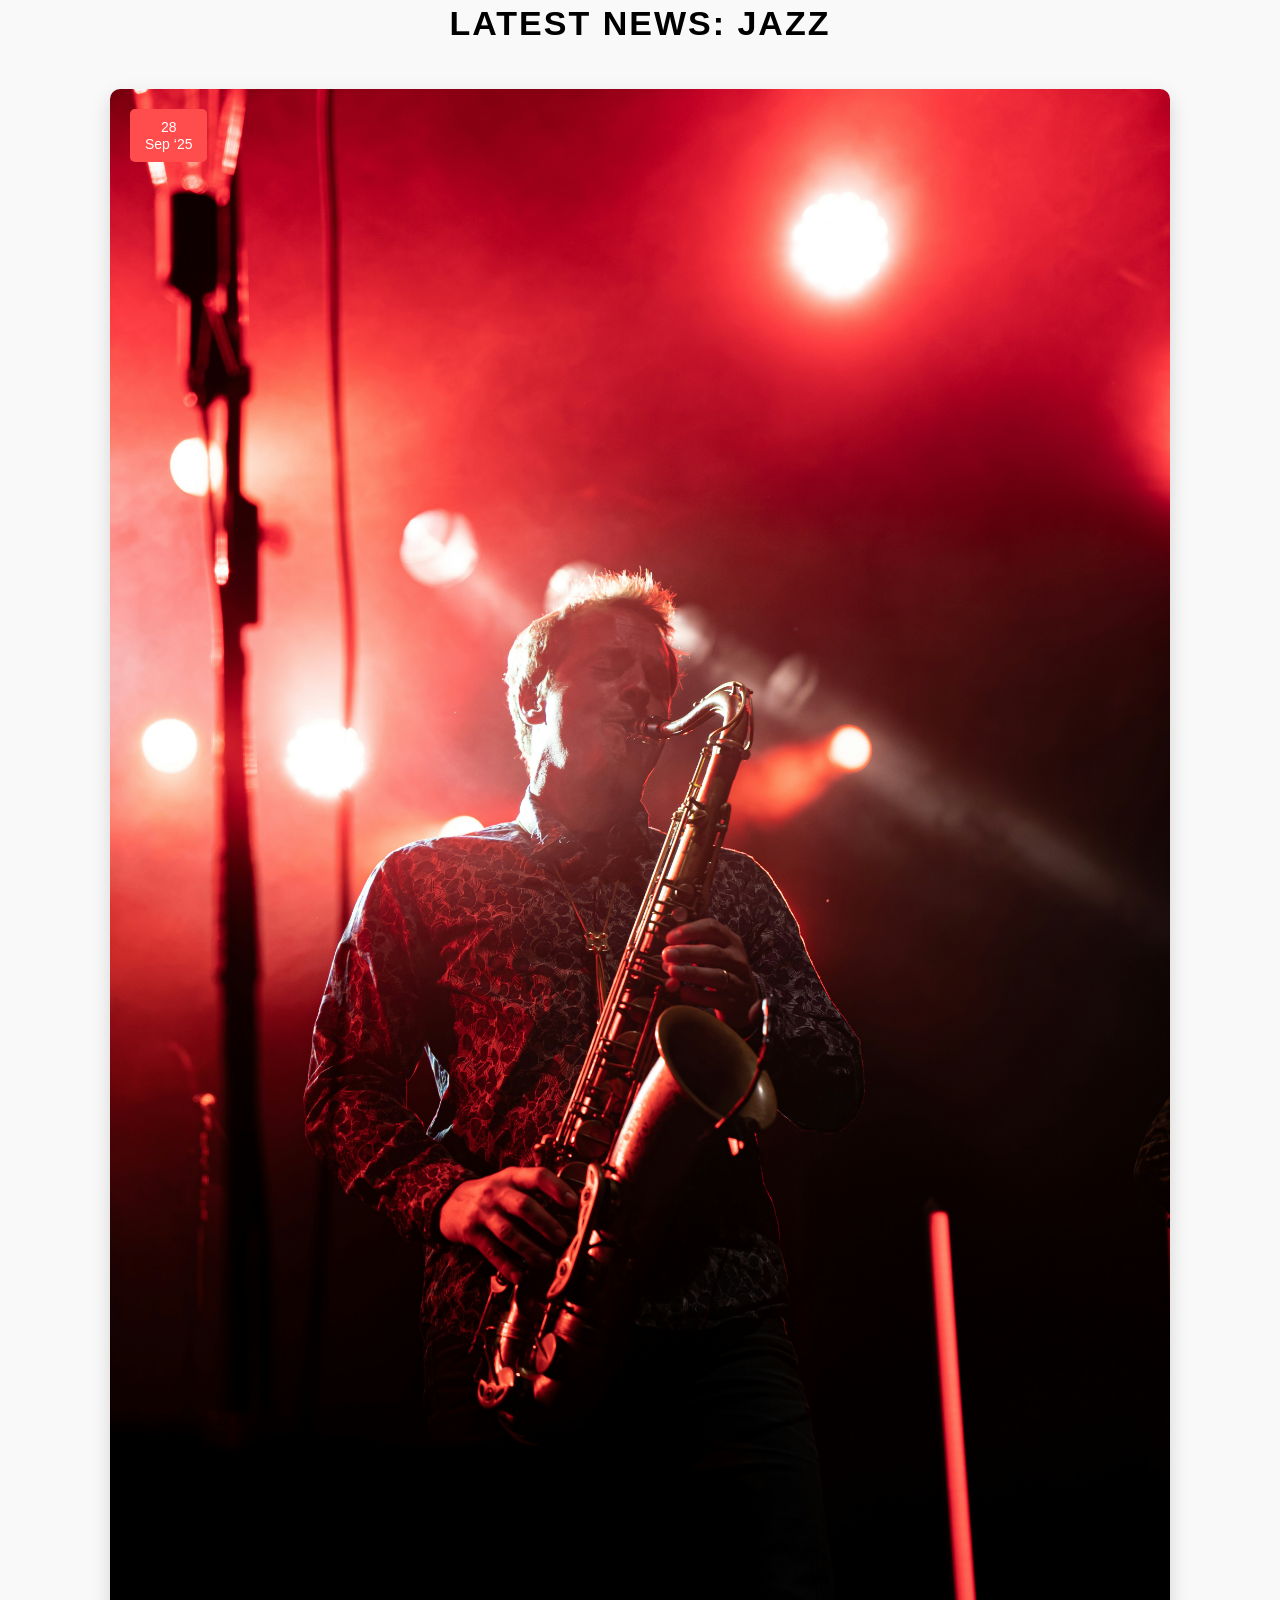
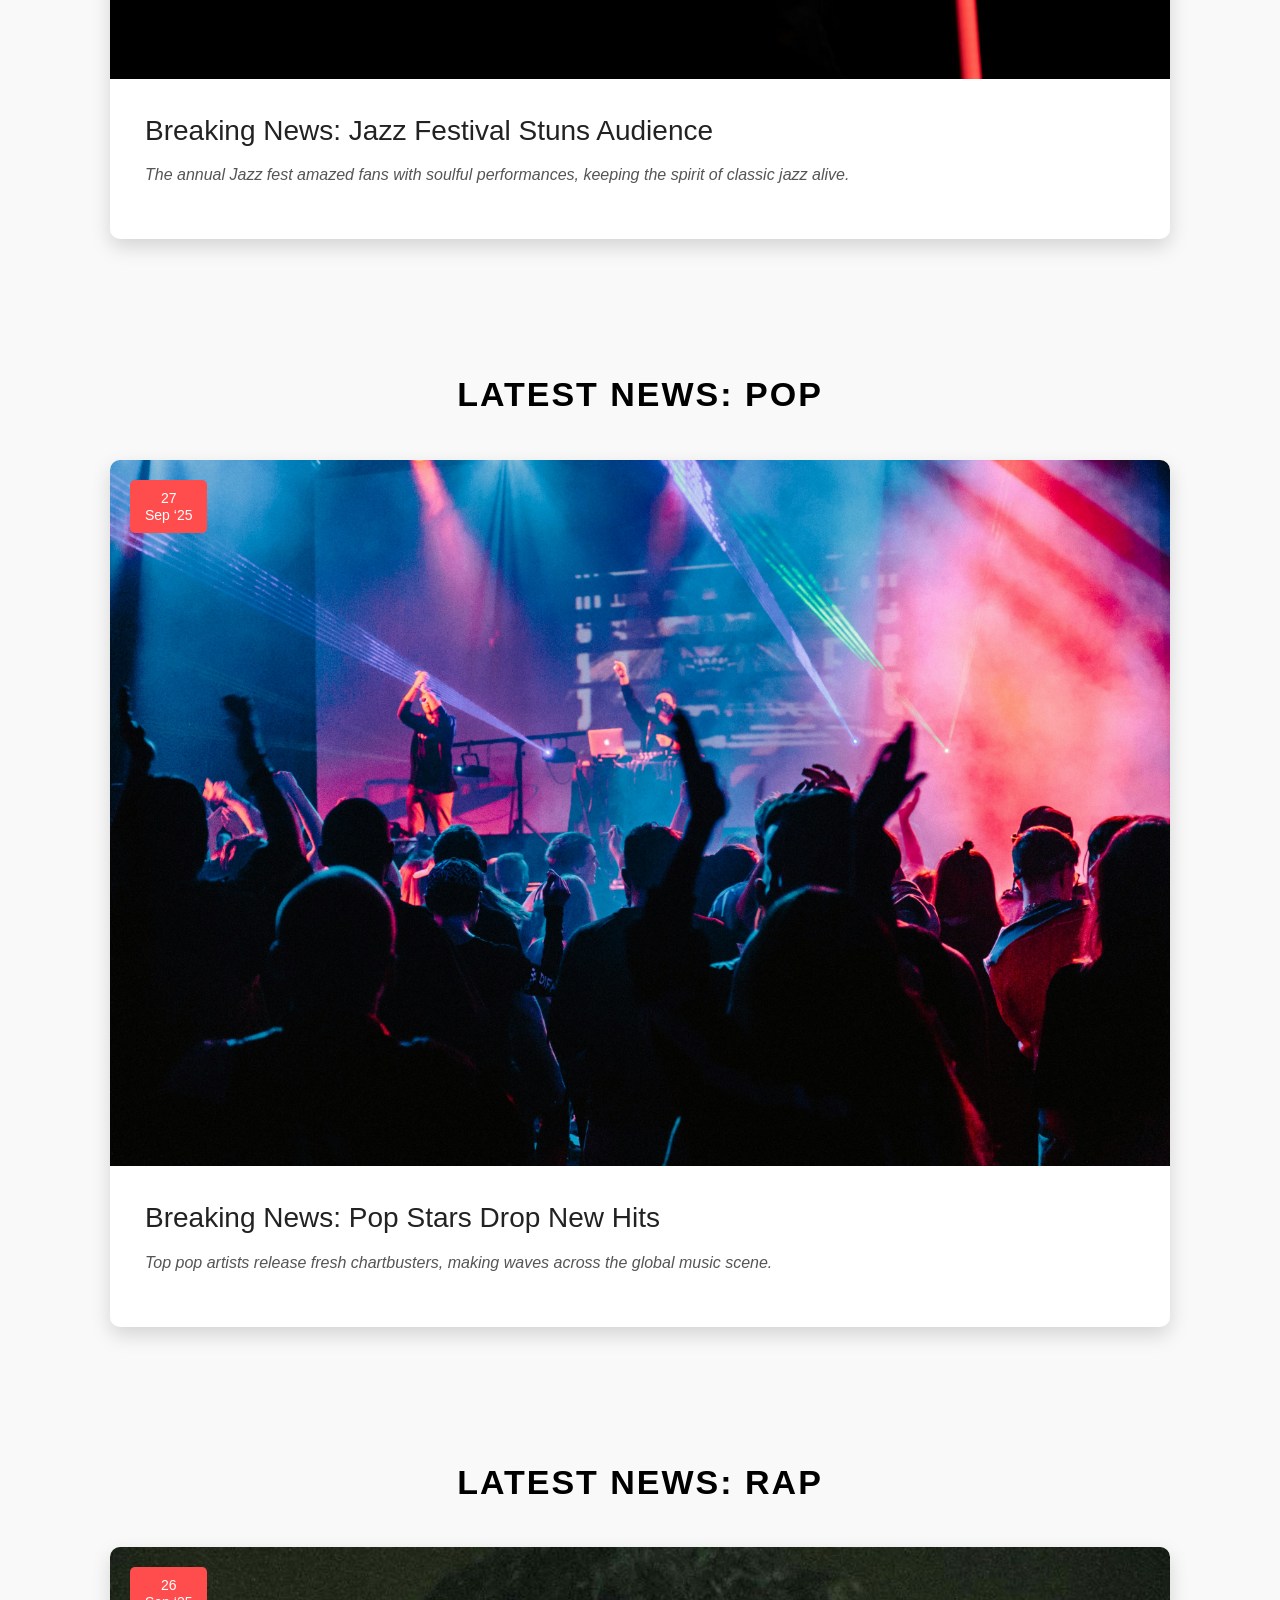
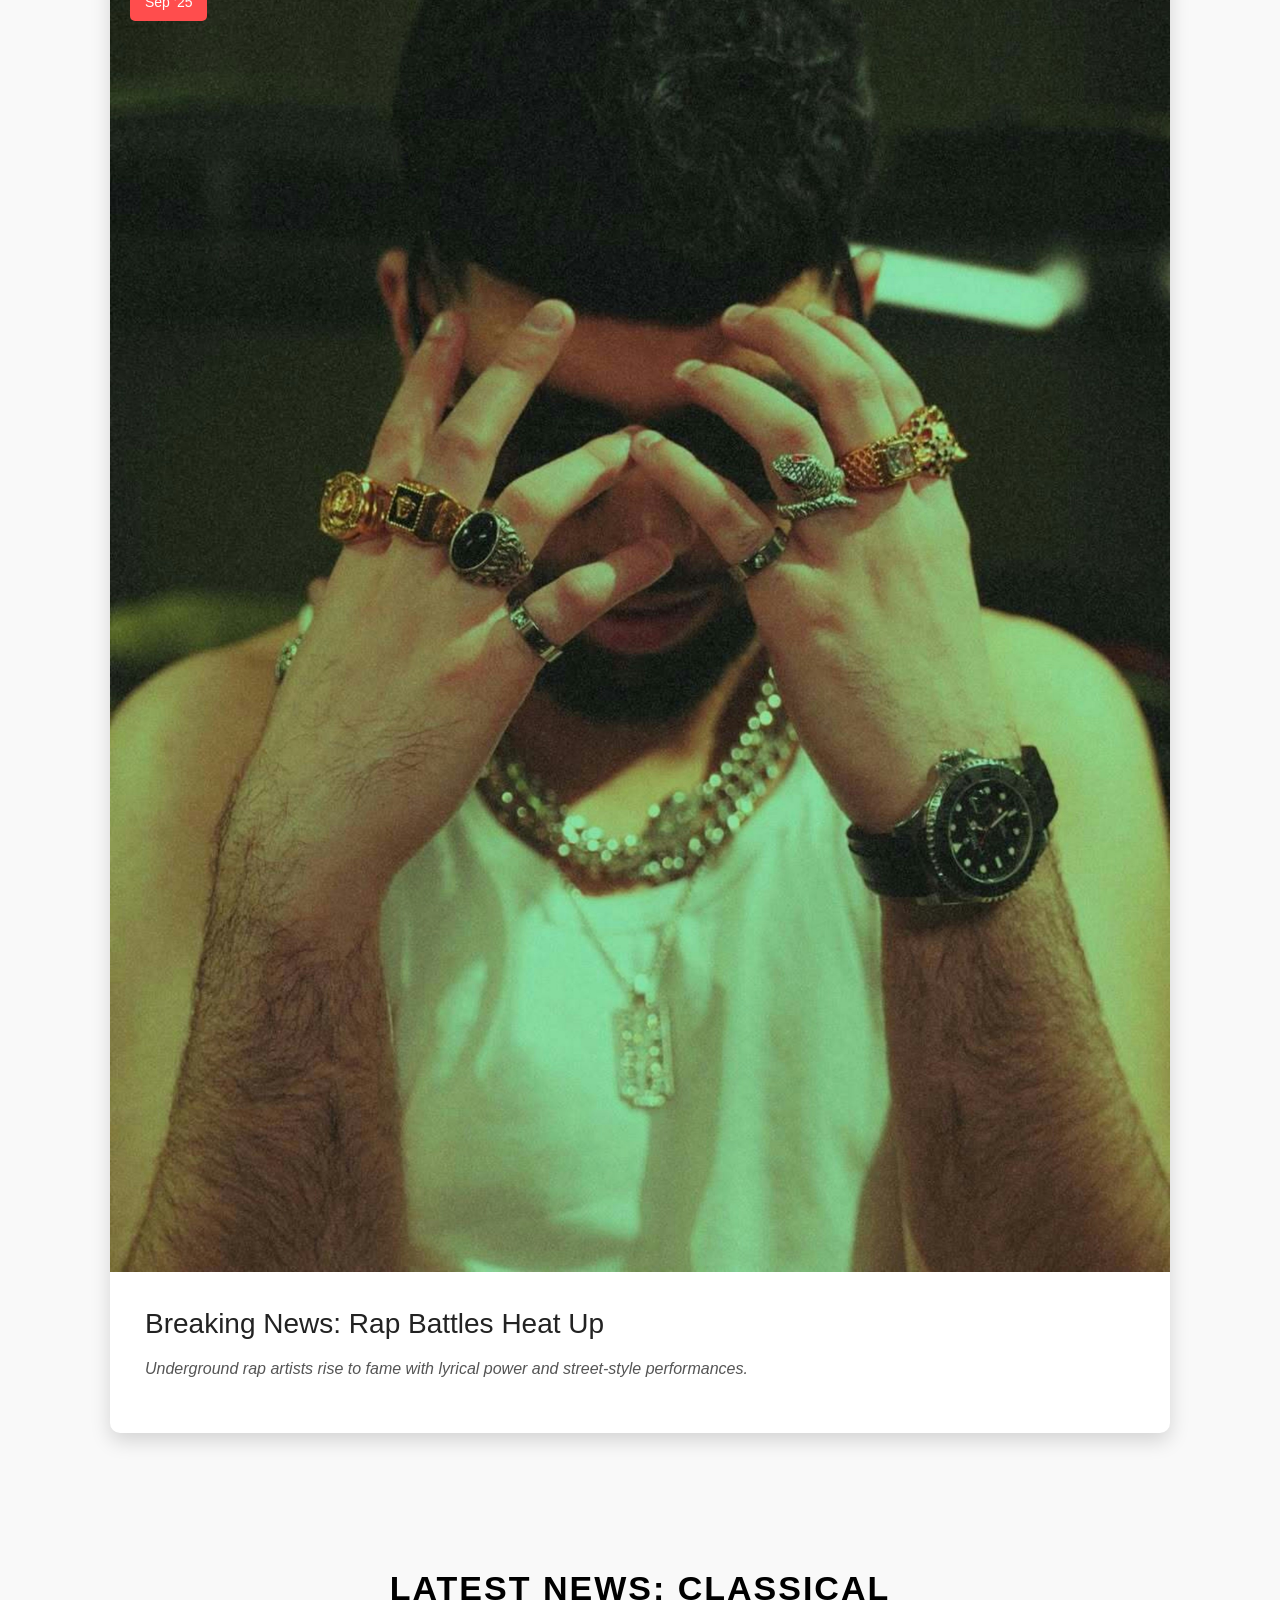
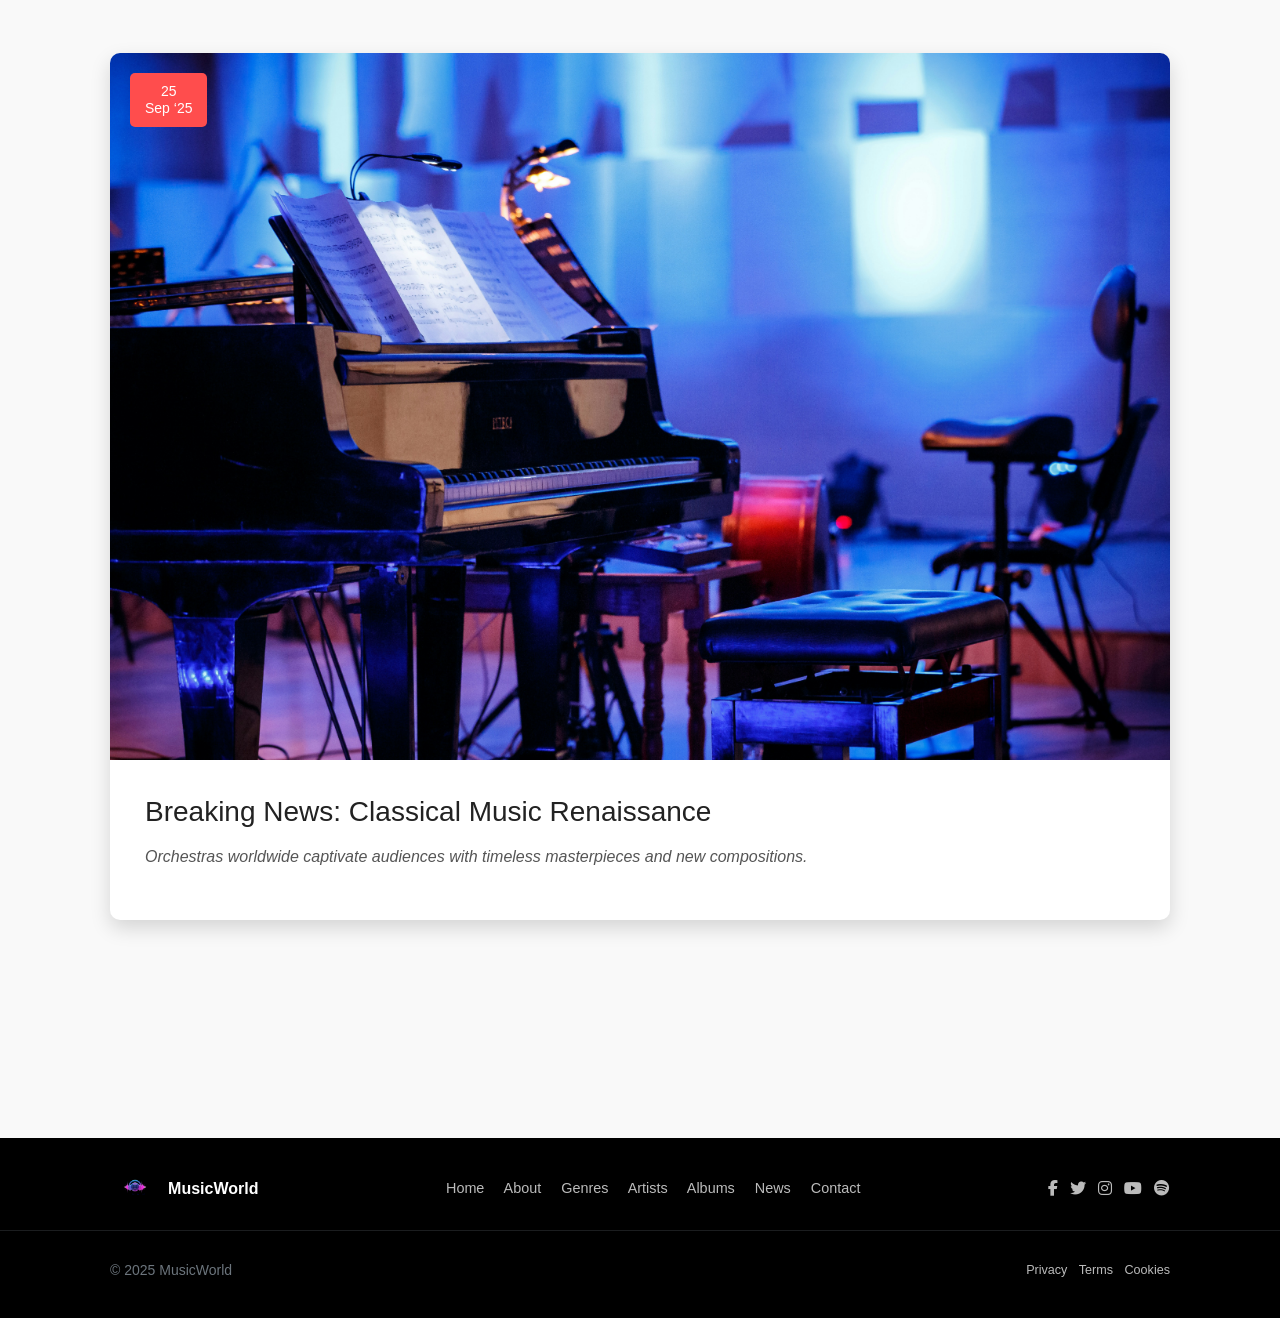
<file: news.html>
<!doctype html>
<html lang="en">
    <head>
        <title>Title</title>
        <!-- Required meta tags -->
        <meta charset="utf-8" />
        <meta
            name="viewport"
            content="width=device-width, initial-scale=1, shrink-to-fit=no"
        />
         <link href="https://cdnjs.cloudflare.com/ajax/libs/font-awesome/6.5.1/css/all.min.css" rel="stylesheet">
       
         
        <!-- Bootstrap CSS v5.2.1 -->
        <link
            href="https://cdn.jsdelivr.net/npm/bootstrap@5.3.2/dist/css/bootstrap.min.css"
            rel="stylesheet"
            integrity="sha384-T3c6CoIi6uLrA9TneNEoa7RxnatzjcDSCmG1MXxSR1GAsXEV/Dwwykc2MPK8M2HN"
            crossorigin="anonymous"
        />
        <link rel="stylesheet" href="css/style.css">
       
       
           
    </head>

    <body> 

        <header>
         <div class="navbar">
         <div class="logo">
  <a href="index.html">
    <img src="image/logo-Photoroom.png" alt="MusicWorld Logo">
  </a>
     </div>
      <div class="menu-toggle" id="mobile-menu">
            &#9776;
        </div>

        <div class="nav-links">
       <a href="index.html">Home</a>
        <a href="about.html">About Us</a>
    <a href="genres.html">Genres</a>
    <a href="artists.html">Artists</a>
    <a href="albums.html">Albums</a>
    <a href="news.html">News</a>
    <a href="contact.html">Contact Us</a>
  </div>

 
        </header>
        <main>
        
<!-- Hero -->
  <section class="hero news-hero">
    
      <h1>News</h1>
  </section>

  <!-- News Cards -->
  <section class="section-padding-100">
    <div class="container">

      <!-- Rock -->
      <h2 class="section-heading">Latest News: Rock</h2>
      <div class="single-blog-post">
        <div class="blog-post-thumb">
          <img src="image/rock 1.jpg" alt="Rock News">
          <div class="post-date"><span>29</span><span>Sep ‘25</span></div>
        </div>
        <div class="blog-content">
          <h2>Breaking News: Rock Music Revival</h2>
          <p>Rock legends return to the stage, bringing back the golden era of powerful guitar riffs and electrifying performances.</p>
        </div>
      </div>

      <!-- Jazz -->
      <h2 class="section-heading">Latest News: Jazz</h2>
      <div class="single-blog-post">
        <div class="blog-post-thumb">
          <img src="image/jazz 2.jpg" alt="Jazz News">
          <div class="post-date"><span>28</span><span>Sep ‘25</span></div>
        </div>
        <div class="blog-content">
          <h2>Breaking News: Jazz Festival Stuns Audience</h2>
          <p>The annual Jazz fest amazed fans with soulful performances, keeping the spirit of classic jazz alive.</p>
        </div>
      </div>

      <!-- Pop -->
      <h2 class="section-heading">Latest News: Pop</h2>
      <div class="single-blog-post">
        <div class="blog-post-thumb">
          <img src="image/pop 3.jpg" alt="Pop News">
          <div class="post-date"><span>27</span><span>Sep ‘25</span></div>
        </div>
        <div class="blog-content">
          <h2>Breaking News: Pop Stars Drop New Hits</h2>
          <p>Top pop artists release fresh chartbusters, making waves across the global music scene.</p>
        </div>
      </div>

      <!-- Rap -->
      <h2 class="section-heading">Latest News: Rap</h2>
      <div class="single-blog-post">
        <div class="blog-post-thumb">
          <img src="image/rap 4.jpg" alt="Rap News">
          <div class="post-date"><span>26</span><span>Sep ‘25</span></div>
        </div>
        <div class="blog-content">
          <h2>Breaking News: Rap Battles Heat Up</h2>
          <p>Underground rap artists rise to fame with lyrical power and street-style performances.</p>
        </div>
      </div>

      <!-- Classical -->
      <h2 class="section-heading">Latest News: Classical</h2>
      <div class="single-blog-post">
        <div class="blog-post-thumb">
          <img src="image/classical 5.jpg" alt="Classical News">
          <div class="post-date"><span>25</span><span>Sep ‘25</span></div>
        </div>
        <div class="blog-content">
          <h2>Breaking News: Classical Music Renaissance</h2>
          <p>Orchestras worldwide captivate audiences with timeless masterpieces and new compositions.</p>
        </div>
      </div>

    </div>
  </section>
        </main>
        
    <footer class="bg-black text-white py-3 mt-5">
      <div class="container d-flex flex-column flex-md-row justify-content-between align-items-center">
        
        
        <div class="d-flex align-items-center mb-2 mb-md-0">
          <img src="image/logo-Photoroom.png" alt="MusicWorld Logo" height="28" class="me-2">
          <span class="fw-bold fs-6">MusicWorld</span>
        </div>

        <!-- Navigation Links -->
        <div class="mb-2 mb-md-0 text-center">
          <a href="index.html" class="footer-link me-3">Home</a>
          <a href="about.html" class="footer-link me-3">About</a>
          <a href="genres.html" class="footer-link me-3">Genres</a>
          <a href="artists.html" class="footer-link me-3">Artists</a>
          <a href="albums.html" class="footer-link me-3">Albums</a>
          <a href="news.html" class="footer-link me-3">News</a>
          <a href="contact.html" class="footer-link">Contact</a>
        </div>

        <!-- Social Icons -->
        <div>
          <a href="#" class="footer-icon me-2"><i class="fab fa-facebook-f"></i></a>
          <a href="#" class="footer-icon me-2"><i class="fab fa-twitter"></i></a>
          <a href="#" class="footer-icon me-2"><i class="fab fa-instagram"></i></a>
          <a href="#" class="footer-icon me-2"><i class="fab fa-youtube"></i></a>
          <a href="#" class="footer-icon"><i class="fab fa-spotify"></i></a>
        </div>
      </div>

      <hr class="text-secondary my-2">

      <!-- Bottom Line -->
      <div class="container d-flex flex-column flex-md-row justify-content-between align-items-center small text-secondary">
        <p class="mb-1 mb-md-0">© 2025 MusicWorld</p>
        <div>
          <a href="#" class="footer-link me-2">Privacy</a>
          <a href="#" class="footer-link me-2">Terms</a>
          <a href="#" class="footer-link">Cookies</a>
        </div>
      </div>
    </footer>

    <script>
  const mobileMenu = document.getElementById('mobile-menu');
  const navLinks = document.querySelector('.nav-links');

  mobileMenu.addEventListener('click', () => {
    navLinks.classList.toggle('active');
  });
</script>

        <script
            src="https://cdn.jsdelivr.net/npm/@popperjs/core@2.11.8/dist/umd/popper.min.js"
            integrity="sha384-I7E8VVD/ismYTF4hNIPjVp/Zjvgyol6VFvRkX/vR+Vc4jQkC+hVqc2pM8ODewa9r"
            crossorigin="anonymous"
        ></script>

        <script
            src="https://cdn.jsdelivr.net/npm/bootstrap@5.3.2/dist/js/bootstrap.min.js"
            integrity="sha384-BBtl+eGJRgqQAUMxJ7pMwbEyER4l1g+O15P+16Ep7Q9Q+zqX6gSbd85u4mG4QzX+"
            crossorigin="anonymous"
        ></script>
    </body>
</html>
</file>
<file: css/style.css>
body {
  margin: 0;
  font-family: Arial, sans-serif;
}
#content {
  display: none;
}

#preloader {
    position: fixed;
    top: 0;
    left: 0;
    width: 100%;
    height: 100%;
    background: linear-gradient(135deg, #000000, #2f2f2f, #bfbfbf);
    display: flex;
    justify-content: center;
    align-items: center;
    flex-direction: column;
    z-index: 9999;
    overflow: hidden;
  }

  /* --- Spinning Vinyl Disk --- */
  .vinyl {
    width: 80px;
    height: 80px;
    border: 6px solid #fff;
    border-top: 6px solid #000;
    border-radius: 50%;
    animation: spin 1.5s linear infinite;
    margin-bottom: 20px;
    box-shadow: 0 0 20px rgba(255,255,255,0.2);
  }

  @keyframes spin {
    0% { transform: rotate(0deg); }
    100% { transform: rotate(360deg); }
  }

  /* --- Text Animation --- */
  .text {
    color: #fff;
    font-size: 28px;
    font-family: "Poppins", sans-serif;
    letter-spacing: 3px;
    text-transform: uppercase;
    animation: fadeInOut 2s ease-in-out infinite;
  }

  @keyframes fadeInOut {
    0%, 100% { opacity: 0.2; transform: scale(0.9); }
    50% { opacity: 1; transform: scale(1); }
  }

  /* --- Fade Out Animation --- */
  .fade-out {
    opacity: 0;
    transition: opacity 0.6s ease;
    pointer-events: none;
  }

.navbar {
  display: flex;              
  align-items: center;        
  justify-content: space-between;
  background-color: #222;
  padding: 10px 20px;
}

.logo img {
  height: 50px;   
  width: auto;
}

.navbar a {
  color: white;
  text-align: center;
  padding: 12px 16px;
  text-decoration: none;
  font-size: 16px;
}

.navbar a:hover {
  background-color: #575757;
  border-radius: 5px;
}
.menu-toggle {
  display: none;
  font-size: 26px;
  color: white;
  cursor: pointer;
}

/* MOBILE RESPONSIVE PART */
@media (max-width: 768px) {
  .nav-links {
    display: none;
    flex-direction: column;
    width: 100%;
    background-color: #222;
    text-align: center;
  }

  .nav-links a {
    padding: 14px 0;
    border-top: 1px solid #444;
  }

  .menu-toggle {
    display: block;
  }

  .nav-links.active {
    display: flex;
  }
}


/* Carousel image */
.carousel-item img {
  width: 100%;
  height: 500px;       
  object-fit: cover;   
}

 
  


.hero {
  position: relative;
  text-align: center;
}
.hero h1 {
  font-size: 48px;
  font-weight: bold;
  background: rgba(0,0,0,0.5);
  padding: 15px 40px;
  border-radius: 40px;
}


form .form-control {
  border-radius: 10px;
  padding: 12px 15px;
  font-size: 15px;
}
form button {
  border-radius: 30px;
  font-size: 16px;
  padding: 12px 25px;
  transition: all 0.3s ease-in-out;
}
form button:hover {
  background: #444;
  transform: scale(1.05);
}


.contact-info {
  background: #fff;
  border-radius: 15px;
  padding: 25px;
  box-shadow: 0 6px 18px rgba(0,0,0,0.1);
}
.contact-info h4 {
  margin-bottom: 20px;
  font-weight: bold;
  color: #222;
}
.contact-info h5 {
  font-size: 16px;
  margin-top: 20px;
  color: #444;
}
.contact-info p {
  margin: 5px 0 0;
  font-size: 14px;
  color: #666;
}


section iframe {
  border-radius: 15px;
  box-shadow: 0 6px 18px rgba(0,0,0,0.2);
}


footer {
  background: #111;
  color: #bbb;
}
footer p {
  margin: 0;
  font-size: 14px;
}


.navbar a.active {
  color: #ff4c60;
  font-weight: bold;
  border-bottom: 2px solid #ff4c60;
}


.main-heading {
  font-size: 42px;
  font-weight: 800;
  color: #000;
  margin-bottom: 20px;
}


.big-about-img {
  width: 100%;       
  max-height: 500px; 
  object-fit: cover; 
  border-radius: 15px;
}


.section-heading {
  font-size: 30px;
  font-weight: bold;
  color: #000;
  margin-bottom: 20px;
}


.about-info p {
  font-size: 16px;
  line-height: 1.7;
  color: #444;
}


section .row img {
  transition: transform 0.3s ease, box-shadow 0.3s ease;
}
section .row img:hover {
  transform: scale(1.05);
  box-shadow: 0 8px 20px rgba(0, 0, 0, 0.3);
}


.btn-primary {
  background-color: #ff4c60;
  border: none;
  padding: 2px 6px;    
  font-size: 10px;     
  border-radius: 10px; 
  color: #fff;
  text-decoration: none;
  display: inline-block;
  transition: 0.2s;
}

.btn-primary:hover {
  background-color: #e03a4d;
  transform: translateY(-1px);
}
 body {
        font-family: Arial, sans-serif;
        background: #f9f9f9;
        overflow-x: hidden;
      }

      
      .navbar {
        display: flex;
        align-items: center;
        justify-content: space-between;
        background-color: #222;
        padding: 10px 20px;
      }
      .logo img {
        height: 50px;
        width: auto;
      }
      .navbar a {
        color: white;
        text-align: center;
        padding: 12px 16px;
        text-decoration: none;
        font-size: 16px;
      }
      .navbar a:hover {
        background-color: #575757;
        border-radius: 5px;
      }

      
.artists-hero img {
  width: 100%;
  height: 100%;
  object-fit: cover;
  position: absolute;
  top: 0;
  left: 0;
  z-index: 0;
}

.hero h1 {
  position: relative;
  z-index: 1; 
}


      @keyframes fadeInDown {
        from {opacity: 0; transform: translateY(-50px);}
        to {opacity: 1; transform: translateY(0);}
      }

      
      .genre-section {
        padding: 60px 10%;
      }
      .genre-box {
        background: #ffffff;
        border-radius: 15px;
        box-shadow: 0 8px 30px rgba(0,0,0,0.1);
        padding: 30px;
        transition: transform 0.3s, box-shadow 0.3s;
        font-style: italic;
        opacity: 0;
        height: 100%;
      }
      .genre-box.visible {
        opacity: 1;
      }
      .genre-box:hover {
        transform: translateY(-8px);
        box-shadow: 0 15px 40px rgba(0,0,0,0.2);
      }
      .genre-box h2 {
        color: black;
        font-weight: bold;
        margin-bottom: 20px;
      }

      .genre-img {
        border-radius: 15px;
        box-shadow: 0 5px 20px rgba(0,0,0,0.25);
        transition: transform 0.4s, box-shadow 0.4s;
        opacity: 0;
        height: 100%;
        object-fit: cover;
      }
      .genre-img.visible {
        opacity: 1;
      }
      .genre-img:hover {
        transform: scale(1.05);
        box-shadow: 0 10px 35px rgba(0,0,0,0.35);
      }

      
      .fade-left {
        transform: translateX(-80px);
        transition: all 1s ease;
      }
      .fade-right {
        transform: translateX(80px);
        transition: all 1s ease;
      }
      .visible.fade-left, .visible.fade-right {
        transform: translateX(0);
      }

      .row {
        margin-bottom: 80px;
        align-items: stretch; /
      }

      body {
      margin: 0;
      font-family: Arial, sans-serif;
      background: #f9f9f9;
    }

    
    .genres-hero {
  height: 60vh;
  display: flex;
  justify-content: center;
  align-items: center;
  color: #fff;
  text-shadow: 2px 2px 5px rgba(0,0,0,0.7);
  font-size: 56px;
  font-weight: bold;
  position: relative;
  overflow: hidden;
}

.genres-hero img {
  width: 100%;
  height: 100%;
  object-fit: cover;
  position: absolute;
  top: 0;
  left: 0;
  z-index: 0;
}

.genres-hero h1 {
  position: relative;
  z-index: 1;
}

    
    .section { padding: 60px 50px; }
    .section h2 {
      font-size: 30px;
      margin-bottom: 30px;
      color: #111;
      text-shadow: 1px 1px 3px rgba(0,0,0,0.2);
    }

    
    .artist-grid {
      display: grid;
      grid-template-columns: repeat(auto-fit, minmax(250px, 1fr));
      gap: 30px;
    }

  
    .artist-card {
      background: rgba(255,255,255,0.8);
      border-radius: 20px;
      text-align: center;
      padding: 30px 20px;
      box-shadow: 0 4px 20px rgba(0,0,0,0.1);
      transition: transform 0.4s ease, box-shadow 0.4s ease;
      opacity: 0;
      transform: translateY(50px);
    }
    .artist-card.show {
      opacity: 1;
      transform: translateY(0);
      transition: all 0.6s ease;
    }
    .artist-card:hover {
      transform: translateY(-10px) scale(1.05);
      box-shadow: 0 8px 30px rgba(0,0,0,0.2);
    }

    .artist-card img {
      width: 200px;
      height: 200px;
      border-radius: 50%;
      object-fit: cover;
      margin-bottom: 20px;
      transition: transform 0.3s ease;
    }
    .artist-card img:hover { transform: scale(1.1); }

    .artist-card h3 {
      font-size: 20px;
      margin: 10px 0 5px;
      color: #222;
    }
    .artist-card .details {
      font-size: 13px;
      color: #888;
      margin-bottom: 12px;
    }
    .artist-card p {
      font-size: 14px;
      color: #666;
      margin-bottom: 15px;
    }

    .artist-card button {
      padding: 10px 20px;
      border: none;
      background: #ff4c29;
      color: #fff;
      font-size: 14px;
      border-radius: 30px;
      cursor: pointer;
      transition: 0.3s;
    }
    .artist-card button:hover {
      background: #e8431e;
      transform: scale(1.05);
    }
 
* {
  box-sizing: border-box;
  margin: 0;
  padding: 0;
}
body {
  margin: 0;
  font-family: Arial, sans-serif;
}

.navbar {
  display: flex;              
  align-items: center;        
  justify-content: space-between;
  background-color: #222;
  padding: 10px 20px;
}

.logo img {
  height: 50px;   
  width: auto;
}

.navbar a {
  color: white;
  text-align: center;
  padding: 12px 16px;
  text-decoration: none;
  font-size: 16px;
}

.navbar a:hover {
  background-color: #575757;
  border-radius: 5px;
}


.carousel-item img {
  width: 100%;
  height: 500px;       
  object-fit: cover;   
}

 body {
      font-family: Arial, sans-serif;
      background: #f4f4f9;
      margin: 0;
      padding: 0;
    }

    
    .heading-btn {
      display: block;
      margin: 30px auto;
      background: #222;
      color: #fff;
      border: none;
      padding: 12px 30px;
      font-size: 22px;
      font-weight: bold;
      border-radius: 30px;
      cursor: pointer;
      transition: 0.3s;
    }
    .heading-btn:hover {
      background: #444;
      transform: scale(1.05);
    }

    
    .container {
      display: flex;
      justify-content: center;
      gap: 15px;
      padding: 20px;
      flex-wrap: wrap;
      max-width: 1200px;
      margin: auto;
    }

    
    .card {
      background: #fff;
      border-radius: 15px;
      width: 180px;   
      box-shadow: 0 4px 12px rgba(0,0,0,0.2);
      overflow: hidden;
      transition: 0.3s;
      flex: 1 1 180px;
    }
    .card:hover {
      transform: translateY(-8px);
    }
    .card img {
      width: 100%;
      height: 140px;
      object-fit: cover;
    }
    .card p {
      padding: 10px;
      font-size: 13px;
      color: #333;
      text-align: center;
    }
    .card button {
      display: block;
      margin: 15px auto;
      padding: 8px 22px;
      border: none;
      border-radius: 25px;
      background: #222;
      color: #fff;
      font-weight: bold;
      cursor: pointer;
      transition: 0.3s;
    }
    .card button:hover {
      background: #444;
      transform: scale(1.05);
    }

    
    @media (max-width: 1100px) {
      .card { width: 45%; }
    }
    @media (max-width: 768px) {
      .card { width: 45%; }
    }
    @media (max-width: 480px) {
      .card { width: 100%; }
    }
    


.hero {
  position: relative;
  text-align: center;
}
.hero h1 {
  font-size: 48px;
  font-weight: bold;
  background: rgba(0,0,0,0.5);
  padding: 15px 40px;
  border-radius: 40px;
}


form .form-control {
  border-radius: 10px;
  padding: 12px 15px;
  font-size: 15px;
}
form button {
  border-radius: 30px;
  font-size: 16px;
  padding: 12px 25px;
  transition: all 0.3s ease-in-out;
}
form button:hover {
  background: #444;
  transform: scale(1.05);
}


.contact-info {
  background: #fff;
  border-radius: 15px;
  padding: 25px;
  box-shadow: 0 6px 18px rgba(0,0,0,0.1);
}
.contact-info h4 {
  margin-bottom: 20px;
  font-weight: bold;
  color: #222;
}
.contact-info h5 {
  font-size: 16px;
  margin-top: 20px;
  color: #444;
}
.contact-info p {
  margin: 5px 0 0;
  font-size: 14px;
  color: #666;
}


section iframe {
  border-radius: 15px;
  box-shadow: 0 6px 18px rgba(0,0,0,0.2);
}


footer {
  background: #111;
  color: #bbb;
}
footer p {
  margin: 0;
  font-size: 14px;
}


.navbar a.active {
  color: #ff4c60;
  font-weight: bold;
  border-bottom: 2px solid #ff4c60;
}


.main-heading {
  font-size: 42px;
  font-weight: 800;
  color: #000;
  margin-bottom: 20px;
}


.big-about-img {
  width: 100%;       
  max-height: 500px; 
  object-fit: cover; 
  border-radius: 15px;
}


.section-heading {
  font-size: 30px;
  font-weight: bold;
  color: #000;
  margin-bottom: 20px;
}


.about-info p {
  font-size: 16px;
  line-height: 1.7;
  color: #444;
}


section .row img {
  transition: transform 0.3s ease, box-shadow 0.3s ease;
}
section .row img:hover {
  transform: scale(1.05);
  box-shadow: 0 8px 20px rgba(0, 0, 0, 0.3);
}


.btn-primary {
  background-color: #ff4c60;
  border: none;
  padding: 10px 25px;
  font-size: 16px;
  border-radius: 30px;
  transition: 0.3s;
}
.btn-primary:hover {
  background-color: #e03a4d;
  transform: translateY(-2px);
}


 body {
        font-family: Arial, sans-serif;
        background: #f9f9f9;
        overflow-x: hidden;
      }

      
      .navbar {
        display: flex;
        align-items: center;
        justify-content: space-between;
        background-color: #222;
        padding: 10px 20px;
      }
      .logo img {
        height: 50px;
        width: auto;
      }
      .navbar a {
        color: white;
        text-align: center;
        padding: 12px 16px;
        text-decoration: none;
        font-size: 16px;
      }
      .navbar a:hover {
        background-color: #575757;
        border-radius: 5px;
      }

      
       .artists-hero {
        background: url("../image/music.jpg.jpg") no-repeat center center/cover;;
        height: 60vh;
        display: flex;
        justify-content: center;
        align-items: center;
        color: white;
        text-shadow: 2px 2px 10px black;
        position: relative;
      }
      .hero h1 {
        font-size: 60px;
        animation: fadeInDown 2s ease;
      }
      @keyframes fadeInDown {
        from {opacity: 0; transform: translateY(-50px);}
        to {opacity: 1; transform: translateY(0);}
      }

      
      .genre-section {
        padding: 60px 10%;
      }
      .genre-box {
        background: #ffffff;
        border-radius: 15px;
        box-shadow: 0 8px 30px rgba(0,0,0,0.1);
        padding: 30px;
        transition: transform 0.3s, box-shadow 0.3s;
        font-style: italic;
        opacity: 0;
        height: 100%;
      }
      .genre-box.visible {
        opacity: 1;
      }
      .genre-box:hover {
        transform: translateY(-8px);
        box-shadow: 0 15px 40px rgba(0,0,0,0.2);
      }
      .genre-box h2 {
        color: black;
        font-weight: bold;
        margin-bottom: 20px;
      }

      .genre-img {
        border-radius: 15px;
        box-shadow: 0 5px 20px rgba(0,0,0,0.25);
        transition: transform 0.4s, box-shadow 0.4s;
        opacity: 0;
        height: 100%;
        object-fit: cover;
      }
      .genre-img.visible {
        opacity: 1;
      }
      .genre-img:hover {
        transform: scale(1.05);
        box-shadow: 0 10px 35px rgba(0,0,0,0.35);
      }

      
      .fade-left {
        transform: translateX(-80px);
        transition: all 1s ease;
      }
      .fade-right {
        transform: translateX(80px);
        transition: all 1s ease;
      }
      .visible.fade-left, .visible.fade-right {
        transform: translateX(0);
      }

      .row {
        margin-bottom: 80px;
        align-items: stretch; 
      }

      body {
      margin: 0;
      font-family: Arial, sans-serif;
      background: #f9f9f9;
    }

    
    .genres-hero {
       background: url("../image/hassan.png.png") no-repeat center center/cover;;
      height: 60vh;
      display: flex;
      justify-content: center;
      align-items: center;
      color: #fff;
      text-shadow: 2px 2px 5px rgba(0,0,0,0.7);
      font-size: 56px;
      font-weight: bold;
    }

    
    .section { padding: 60px 50px; }
    .section h2 {
      font-size: 30px;
      margin-bottom: 30px;
      color: #111;
      text-shadow: 1px 1px 3px rgba(0,0,0,0.2);
    }

    
    .artist-grid {
      display: grid;
      grid-template-columns: repeat(auto-fit, minmax(250px, 1fr));
      gap: 30px;
    }

    
    .artist-card {
      background: rgba(255,255,255,0.8);
      border-radius: 20px;
      text-align: center;
      padding: 30px 20px;
      box-shadow: 0 4px 20px rgba(0,0,0,0.1);
      transition: transform 0.4s ease, box-shadow 0.4s ease;
      opacity: 0;
      transform: translateY(50px);
    }
    .artist-card.show {
      opacity: 1;
      transform: translateY(0);
      transition: all 0.6s ease;
    }
    .artist-card:hover {
      transform: translateY(-10px) scale(1.05);
      box-shadow: 0 8px 30px rgba(0,0,0,0.2);
    }

    .artist-card img {
      width: 200px;
      height: 200px;
      border-radius: 50%;
      object-fit: cover;
      margin-bottom: 20px;
      transition: transform 0.3s ease;
    }
    .artist-card img:hover { transform: scale(1.1); }

    .artist-card h3 {
      font-size: 20px;
      margin: 10px 0 5px;
      color: #222;
    }
    .artist-card .details {
      font-size: 13px;
      color: #888;
      margin-bottom: 12px;
    }
    .artist-card p {
      font-size: 14px;
      color: #666;
      margin-bottom: 15px;
    }

    .artist-card button {
      padding: 10px 20px;
      border: none;
      background: #ff4c29;
      color: #fff;
      font-size: 14px;
      border-radius: 30px;
      cursor: pointer;
      transition: 0.3s;
    }
    .artist-card button:hover {
      background: #e8431e;
      transform: scale(1.05);
    }
 
* {
  box-sizing: border-box;
  margin: 0;
  padding: 0;
}

 *{margin:0;padding:0;box-sizing:border-box}
    body{font-family:Arial,sans-serif;background:#f9f9f9;color:#333;line-height:1.6}

    
    .hero{
      position:relative;
      height:300px;
      background:url('../image/as-3.jpg') 
                 no-repeat center/cover;
      display:flex;align-items:center;justify-content:center;
      text-align:center;
    }
    .hero::after{
      content:"";position:absolute;top:0;left:0;width:100%;height:100%;
      background:rgba(0,0,0,0.5);
    }
    .hero h1{
      position:relative;z-index:2;
      font-size:50px;
      color:#fff;
      background:rgba(255,255,255,0.1);
      padding:15px 50px;
      border-radius:50px;
      box-shadow:0 5px 15px rgba(0,0,0,0.3);
      backdrop-filter:blur(6px);
      text-transform:uppercase;
      letter-spacing:2px;
    }

    
    .section-padding-100{padding:80px 0}
    .container{width:90%;max-width:1100px;margin:auto}

    
    .section-heading{
      text-align:center;
      font-size:34px;
      margin:50px 0 30px;
      color:#000; 
      text-transform:uppercase;
      letter-spacing:2px;
      font-weight:700;
    }

    
    .single-blog-post{
      background:#fff;
      margin-bottom:70px;
      border-radius:10px;
      overflow:hidden;
      box-shadow:0 8px 20px rgba(0,0,0,0.15);
      transition:transform 0.3s, box-shadow 0.3s;
    }
    .single-blog-post:hover{
      transform:translateY(-8px);
      box-shadow:0 12px 28px rgba(0,0,0,0.2);
    }
    .blog-post-thumb img{width:100%;display:block}
    .post-date{
      position:absolute;top:20px;left:20px;
      background:#ff4d4d;color:#fff;padding:10px 15px;
      font-size:14px;border-radius:5px;text-align:center
    }
    .post-date span{display:block;line-height:1.2}

    .blog-post-thumb{position:relative}
    .blog-content{padding:35px}
    .blog-content h2{
      font-size:28px;margin-bottom:15px;color:#222
    }
    .blog-content p{color:#555;font-size:16px;font-style:italic}

    
    .footer-area{background:#222;padding:20px;text-align:center;margin-top:50px}
    .footer-area p{color:#aaa;font-size:14px}







    /* Home Page Styles from hassana.html */
 /* ===== HOME PAGE SPECIFIC STYLES ===== */
.home-container {
    padding: 0;
}

.home-section {
    padding: 80px 0;
}

.home-section.bg-light {
    background-color: #f8f9fa !important;
}

/* Section Titles */
.section-title {
    text-align: center;
    font-size: 2.5rem;
    margin-bottom: 50px;
    font-weight: bold;
    color: #111;
    animation: fadeInDown 1s ease;
}

@keyframes fadeInDown {
    from { opacity: 0; transform: translateY(-20px); }
    to { opacity: 1; transform: translateY(0); }
}

/* Home Section */
.home-section {
    text-align: center;
    margin: 60px 0;
}

/* Stylish Heading */
.section-title {
    font-size: 2.5rem;
    font-weight: 700;
    color: #000;
    text-transform: uppercase;
    letter-spacing: 2px;
    margin-bottom: 25px;
    position: relative;
    display: inline-block;
    padding-bottom: 10px;
}



/* Music Categories Buttons */
.music-category {
    display: flex;
    justify-content: center;
    gap: 20px;
    flex-wrap: wrap;
    margin-top: 20px;
}

.music-category a {
    padding: 15px 35px;
    border-radius: 35px;
    font-weight: 600;
    text-decoration: none;
    color: #fff;
    background: #222;
    transition: all 0.3s ease;
    font-size: 1.1rem;
    border: 2px solid #222;
}

.music-category a:hover {
    background: #000;
    transform: scale(1.05);
    box-shadow: 0 6px 15px rgba(0,0,0,0.3);
    color: #fff;
}


/* Home Artist Cards */
.home-artist-card {
    display: flex;
    flex-direction: column;
    align-items: center;
    transition: transform 0.3s ease;
    padding: 20px;
}

.home-artist-card img {
    width: 180px;
    height: 180px;
    border-radius: 50%;
    object-fit: cover;
    transition: transform 0.4s ease, box-shadow 0.4s ease;
    border: 4px solid #fff;
    box-shadow: 0 4px 15px rgba(0,0,0,0.1);
}

.home-artist-card:hover img {
    transform: scale(1.08);
    box-shadow: 0 8px 25px rgba(0,0,0,0.3);
}

.home-black-btn {
    margin-top: 15px;
    padding: 8px 20px;
    background: #222;
    color: #fff;
    border-radius: 6px;
    font-size: 0.9rem;
    font-weight: 500;
    text-decoration: none;
    display: inline-block;
    transition: all 0.3s ease;
    border: 2px solid #222;
}

.home-black-btn:hover {
    background: #000;
    transform: scale(1.05);
    color: #fff;
    text-decoration: none;
}

/* Home Music Cards */
.home-music-card {
    border: none;
    border-radius: 15px;
    overflow: hidden;
    transition: all 0.4s ease;
    box-shadow: 0 4px 15px rgba(0,0,0,0.1);
    text-align: center;
    background: #fff;
    height: 100%;
}

.home-music-card img {
    width: 100%;
    height: 200px;
    object-fit: cover;
    transition: transform 0.4s ease;
}

.home-music-card:hover {
    transform: translateY(-8px) scale(1.02);
    box-shadow: 0 12px 30px rgba(0,0,0,0.2);
}

.home-music-card:hover img {
    transform: scale(1.08);
}

.home-music-card .card-body {
    padding: 20px 15px;
}

/* Big Cards */
.home-big-card img {
    height: 280px;
}

/* Responsive Design */
@media (max-width: 768px) {
    .music-category {
        gap: 10px;
    }
    
    .music-category a {
        padding: 12px 25px;
        font-size: 1rem;
    }
    
    .section-title {
        font-size: 2rem;
    }
    
    .home-artist-card img {
        width: 150px;
        height: 150px;
    }
    
    .home-section {
        padding: 50px 0;
    }
}

@media (max-width: 576px) {
    .music-category a {
        padding: 10px 20px;
        font-size: 0.9rem;
    }
    
    .home-artist-card img {
        width: 120px;
        height: 120px;
    }
}

html, body {
        height: 100%;
        margin: 0;
        display: flex;
        flex-direction: column;
      }
      main {
        flex: 1; 
      }

      .footer-link {
        color: #bbb;
        text-decoration: none;
        transition: all 0.3s ease;
      }
      .footer-link:hover {
        color: #0ff; /* Neon Cyan */
        text-shadow: 0 0 8px #0ff;
      }

      .footer-icon {
        color: #bbb;
        font-size: 16px;
        transition: all 0.3s ease;
      }
      .footer-icon:hover {
        color: #ff0077; /* Neon Pink */
        text-shadow: 0 0 8px #ff0077;
      }

      footer {
        font-size: 0.9rem;
      }
</file>
